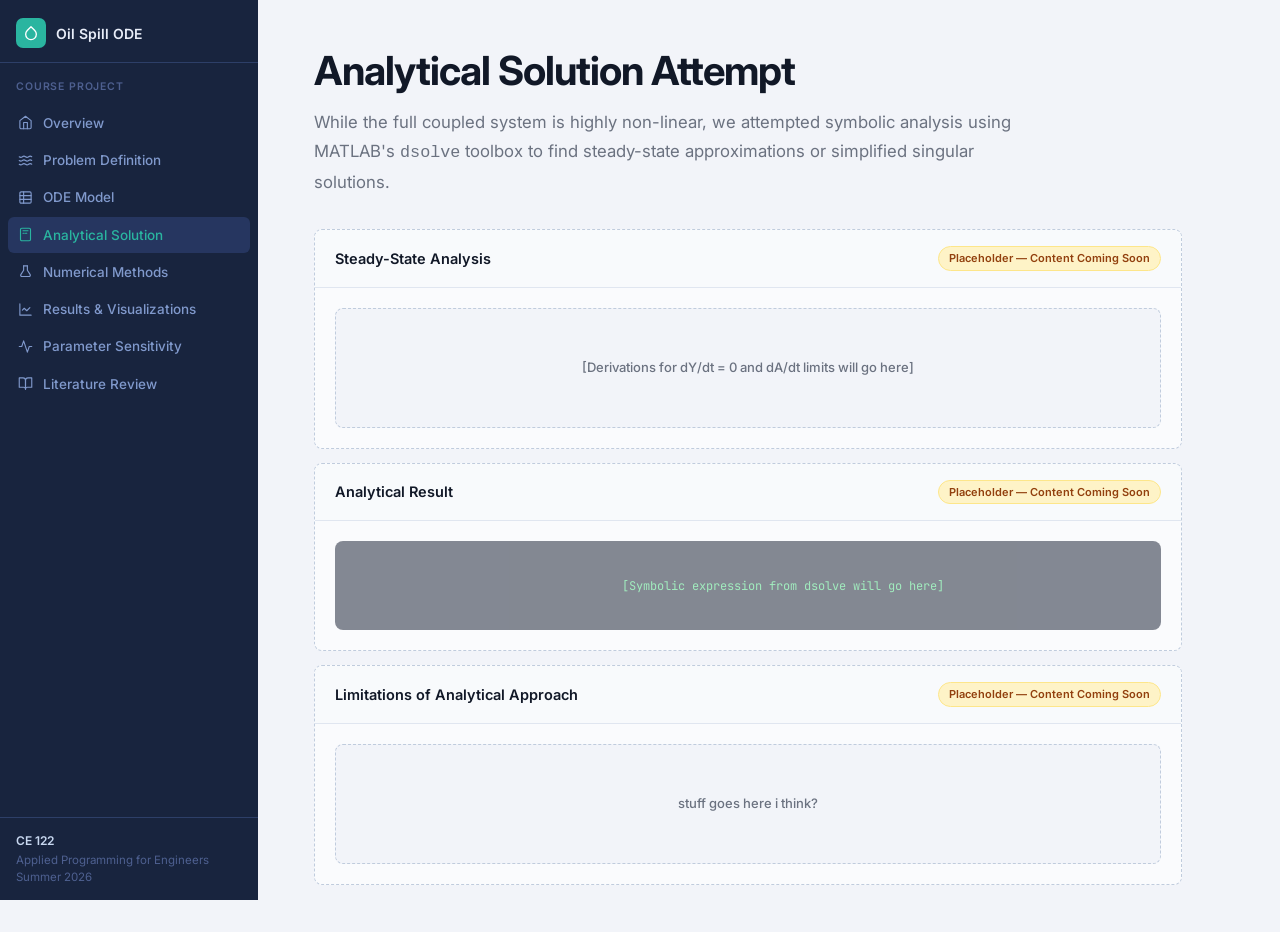
<file: analytical-solution.html>
<!DOCTYPE html>
<html lang="en">
<head>
  <meta charset="UTF-8" />
  <meta name="viewport" content="width=device-width, initial-scale=1.0" />
  <title>Oil Spill ODE — Analytical Solution</title>
  <link rel="stylesheet" href="style.css" />
</head>
<body>

<nav class="sidebar">
  <div class="sidebar-top">
    <div class="sidebar-icon">
      <svg viewBox="0 0 24 24"><path d="M12 2.69l5.66 5.66a8 8 0 1 1-11.31 0z"/></svg>
    </div>
    <span class="sidebar-name">Oil Spill ODE</span>
  </div>
  <div class="nav-section-label">Course Project</div>
  <div class="sidebar-nav">
    <a href="index.html">
      <svg viewBox="0 0 24 24"><path d="M3 9l9-7 9 7v11a2 2 0 0 1-2 2H5a2 2 0 0 1-2-2z"/><polyline points="9 22 9 12 15 12 15 22"/></svg>
      Overview
    </a>
    <a href="problem-definition.html">
      <svg viewBox="0 0 24 24"><path d="M2 6c.6.5 1.2 1 2.5 1C7 7 7 5 9.5 5c2.6 0 2.4 2 5 2 2.5 0 2.5-2 5-2 1.3 0 1.9.5 2.5 1"/><path d="M2 12c.6.5 1.2 1 2.5 1 2.5 0 2.5-2 5-2 2.6 0 2.4 2 5 2 2.5 0 2.5-2 5-2 1.3 0 1.9.5 2.5 1"/><path d="M2 18c.6.5 1.2 1 2.5 1 2.5 0 2.5-2 5-2 2.6 0 2.4 2 5 2 2.5 0 2.5-2 5-2 1.3 0 1.9.5 2.5 1"/></svg>
      Problem Definition
    </a>
    <a href="ode-model.html">
      <svg viewBox="0 0 24 24"><rect x="3" y="3" width="18" height="18" rx="2"/><path d="M3 9h18M3 15h18M9 3v18"/></svg>
      ODE Model
    </a>
    <a href="analytical-solution.html" class="active">
      <svg viewBox="0 0 24 24"><rect x="4" y="2" width="16" height="20" rx="2"/><line x1="8" y1="6" x2="16" y2="6"/><line x1="8" y1="10" x2="10" y2="10"/><line x1="12" y1="10" x2="14" y2="10"/></svg>
      Analytical Solution
    </a>
    <a href="numerical-methods.html">
      <svg viewBox="0 0 24 24"><path d="M9 3h6"/><path d="M9 3v7L4.5 17A2 2 0 0 0 6.34 20h11.32a2 2 0 0 0 1.84-3L15 10V3"/></svg>
      Numerical Methods
    </a>
    <a href="results.html">
      <svg viewBox="0 0 24 24"><path d="M3 3v18h18"/><path d="m19 9-5 5-4-4-3 3"/></svg>
      Results &amp; Visualizations
    </a>
    <a href="parameter-sensitivity.html">
      <svg viewBox="0 0 24 24"><polyline points="22 12 18 12 15 21 9 3 6 12 2 12"/></svg>
      Parameter Sensitivity
    </a>
    <a href="literature-review.html">
      <svg viewBox="0 0 24 24"><path d="M2 3h6a4 4 0 0 1 4 4v14a3 3 0 0 0-3-3H2z"/><path d="M22 3h-6a4 4 0 0 0-4 4v14a3 3 0 0 1 3-3h7z"/></svg>
      Literature Review
    </a>
  </div>
  <div class="sidebar-footer">
    <div class="sidebar-footer-label">CE 122</div>
    <div class="sidebar-footer-sub">Applied Programming for Engineers<br>Summer 2026</div>
  </div>
</nav>

<main class="main">
  <div class="page-header">
    <h1 class="page-title">Analytical Solution Attempt</h1>
    <p class="lead">
      While the full coupled system is highly non-linear, we attempted symbolic analysis
      using MATLAB's <code>dsolve</code> toolbox to find steady-state approximations or
      simplified singular solutions.
    </p>
  </div>

  <div class="stack">

    <div class="card dashed">
      <div class="card-header" style="display:flex;align-items:center;justify-content:space-between;">
        <div class="card-title">Steady-State Analysis</div>
        <span class="badge">Placeholder — Content Coming Soon</span>
      </div>
      <div class="card-body">
        <div class="placeholder-box medium">
          [Derivations for dY/dt = 0 and dA/dt limits will go here]
        </div>
      </div>
    </div>

    <div class="card dashed">
      <div class="card-header" style="display:flex;align-items:center;justify-content:space-between;">
        <div class="card-title">Analytical Result</div>
        <span class="badge">Placeholder — Content Coming Soon</span>
      </div>
      <div class="card-body">
        <div class="code-block green" style="opacity:0.5;min-height:80px;display:flex;align-items:center;justify-content:center;">
          [Symbolic expression from dsolve will go here]
        </div>
      </div>
    </div>

    <div class="card dashed">
      <div class="card-header" style="display:flex;align-items:center;justify-content:space-between;">
        <div class="card-title">Limitations of Analytical Approach</div>
        <span class="badge">Placeholder — Content Coming Soon</span>
      </div>
      <div class="card-body">
        <div class="placeholder-box medium">
          stuff goes here i think?
        </div>
      </div>
    </div>

  </div>
</main>

</body>
</html>
</file>
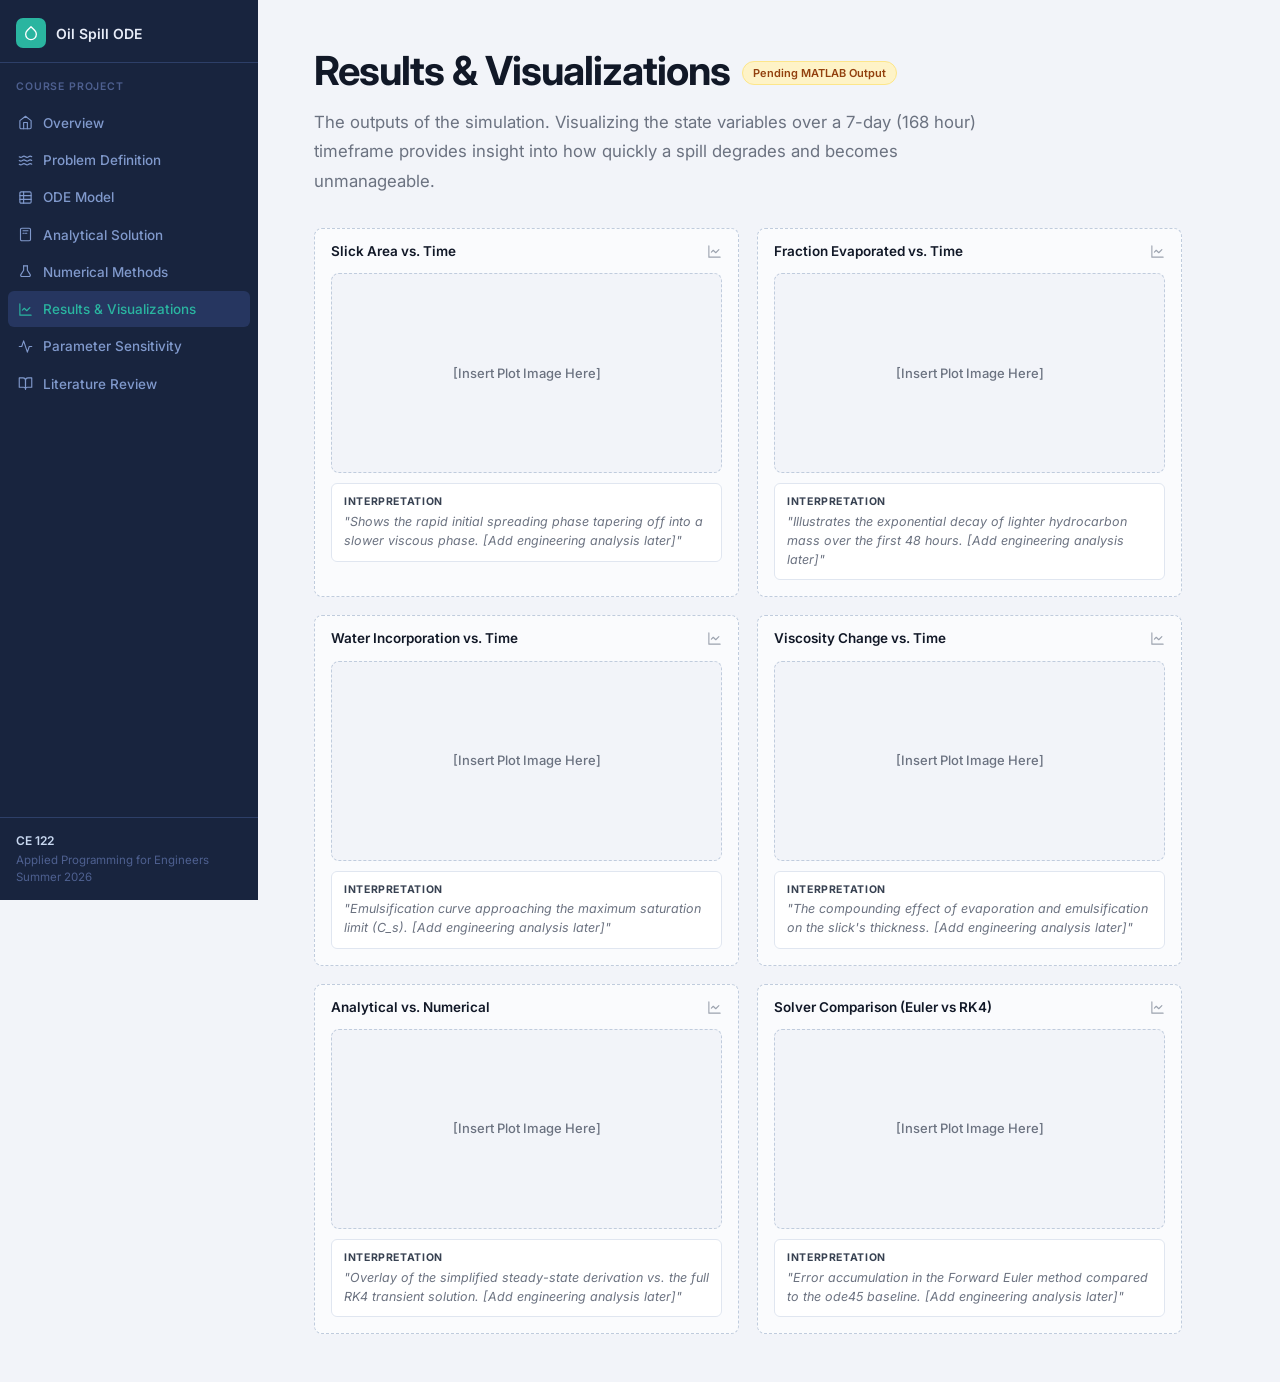
<file: esults.html>
<!DOCTYPE html>
<html lang="en">
<head>
  <meta charset="UTF-8" />
  <meta name="viewport" content="width=device-width, initial-scale=1.0" />
  <title>Oil Spill ODE — Results</title>
  <link rel="stylesheet" href="style.css" />
</head>
<body>

<nav class="sidebar">
  <div class="sidebar-top">
    <div class="sidebar-icon">
      <svg viewBox="0 0 24 24"><path d="M12 2.69l5.66 5.66a8 8 0 1 1-11.31 0z"/></svg>
    </div>
    <span class="sidebar-name">Oil Spill ODE</span>
  </div>
  <div class="nav-section-label">Course Project</div>
  <div class="sidebar-nav">
    <a href="index.html">
      <svg viewBox="0 0 24 24"><path d="M3 9l9-7 9 7v11a2 2 0 0 1-2 2H5a2 2 0 0 1-2-2z"/><polyline points="9 22 9 12 15 12 15 22"/></svg>
      Overview
    </a>
    <a href="problem-definition.html">
      <svg viewBox="0 0 24 24"><path d="M2 6c.6.5 1.2 1 2.5 1C7 7 7 5 9.5 5c2.6 0 2.4 2 5 2 2.5 0 2.5-2 5-2 1.3 0 1.9.5 2.5 1"/><path d="M2 12c.6.5 1.2 1 2.5 1 2.5 0 2.5-2 5-2 2.6 0 2.4 2 5 2 2.5 0 2.5-2 5-2 1.3 0 1.9.5 2.5 1"/><path d="M2 18c.6.5 1.2 1 2.5 1 2.5 0 2.5-2 5-2 2.6 0 2.4 2 5 2 2.5 0 2.5-2 5-2 1.3 0 1.9.5 2.5 1"/></svg>
      Problem Definition
    </a>
    <a href="ode-model.html">
      <svg viewBox="0 0 24 24"><rect x="3" y="3" width="18" height="18" rx="2"/><path d="M3 9h18M3 15h18M9 3v18"/></svg>
      ODE Model
    </a>
    <a href="analytical-solution.html">
      <svg viewBox="0 0 24 24"><rect x="4" y="2" width="16" height="20" rx="2"/><line x1="8" y1="6" x2="16" y2="6"/><line x1="8" y1="10" x2="10" y2="10"/><line x1="12" y1="10" x2="14" y2="10"/></svg>
      Analytical Solution
    </a>
    <a href="numerical-methods.html">
      <svg viewBox="0 0 24 24"><path d="M9 3h6"/><path d="M9 3v7L4.5 17A2 2 0 0 0 6.34 20h11.32a2 2 0 0 0 1.84-3L15 10V3"/></svg>
      Numerical Methods
    </a>
    <a href="results.html" class="active">
      <svg viewBox="0 0 24 24"><path d="M3 3v18h18"/><path d="m19 9-5 5-4-4-3 3"/></svg>
      Results &amp; Visualizations
    </a>
    <a href="parameter-sensitivity.html">
      <svg viewBox="0 0 24 24"><polyline points="22 12 18 12 15 21 9 3 6 12 2 12"/></svg>
      Parameter Sensitivity
    </a>
    <a href="literature-review.html">
      <svg viewBox="0 0 24 24"><path d="M2 3h6a4 4 0 0 1 4 4v14a3 3 0 0 0-3-3H2z"/><path d="M22 3h-6a4 4 0 0 0-4 4v14a3 3 0 0 1 3-3h7z"/></svg>
      Literature Review
    </a>
  </div>
  <div class="sidebar-footer">
    <div class="sidebar-footer-label">CE 122</div>
    <div class="sidebar-footer-sub">Applied Programming for Engineers<br>Summer 2026</div>
  </div>
</nav>

<main class="main">
  <div class="page-header">
    <div style="display:flex;align-items:center;gap:12px;flex-wrap:wrap;margin-bottom:14px;">
      <h1 class="page-title" style="margin-bottom:0;">Results &amp; Visualizations</h1>
      <span class="badge" style="margin-top:4px;">Pending MATLAB Output</span>
    </div>
    <p class="lead">
      The outputs of the simulation. Visualizing the state variables over a 7-day (168 hour)
      timeframe provides insight into how quickly a spill degrades and becomes unmanageable.
    </p>
  </div>

  <div class="grid-2">

    <div class="result-card">
      <div class="result-card-header">
        <div class="result-card-title">Slick Area vs. Time</div>
        <svg viewBox="0 0 24 24" style="width:15px;height:15px;stroke:#9ca3af;fill:none;stroke-width:1.8;stroke-linecap:round;stroke-linejoin:round;"><path d="M3 3v18h18"/><path d="m19 9-5 5-4-4-3 3"/></svg>
      </div>
      <div class="result-card-body">
        <div class="placeholder-box tall">[Insert Plot Image Here]</div>
        <div class="result-interp">
          <strong>Interpretation</strong>
          <em>"Shows the rapid initial spreading phase tapering off into a slower viscous phase. [Add engineering analysis later]"</em>
        </div>
      </div>
    </div>

    <div class="result-card">
      <div class="result-card-header">
        <div class="result-card-title">Fraction Evaporated vs. Time</div>
        <svg viewBox="0 0 24 24" style="width:15px;height:15px;stroke:#9ca3af;fill:none;stroke-width:1.8;stroke-linecap:round;stroke-linejoin:round;"><path d="M3 3v18h18"/><path d="m19 9-5 5-4-4-3 3"/></svg>
      </div>
      <div class="result-card-body">
        <div class="placeholder-box tall">[Insert Plot Image Here]</div>
        <div class="result-interp">
          <strong>Interpretation</strong>
          <em>"Illustrates the exponential decay of lighter hydrocarbon mass over the first 48 hours. [Add engineering analysis later]"</em>
        </div>
      </div>
    </div>

    <div class="result-card">
      <div class="result-card-header">
        <div class="result-card-title">Water Incorporation vs. Time</div>
        <svg viewBox="0 0 24 24" style="width:15px;height:15px;stroke:#9ca3af;fill:none;stroke-width:1.8;stroke-linecap:round;stroke-linejoin:round;"><path d="M3 3v18h18"/><path d="m19 9-5 5-4-4-3 3"/></svg>
      </div>
      <div class="result-card-body">
        <div class="placeholder-box tall">[Insert Plot Image Here]</div>
        <div class="result-interp">
          <strong>Interpretation</strong>
          <em>"Emulsification curve approaching the maximum saturation limit (C_s). [Add engineering analysis later]"</em>
        </div>
      </div>
    </div>

    <div class="result-card">
      <div class="result-card-header">
        <div class="result-card-title">Viscosity Change vs. Time</div>
        <svg viewBox="0 0 24 24" style="width:15px;height:15px;stroke:#9ca3af;fill:none;stroke-width:1.8;stroke-linecap:round;stroke-linejoin:round;"><path d="M3 3v18h18"/><path d="m19 9-5 5-4-4-3 3"/></svg>
      </div>
      <div class="result-card-body">
        <div class="placeholder-box tall">[Insert Plot Image Here]</div>
        <div class="result-interp">
          <strong>Interpretation</strong>
          <em>"The compounding effect of evaporation and emulsification on the slick's thickness. [Add engineering analysis later]"</em>
        </div>
      </div>
    </div>

    <div class="result-card">
      <div class="result-card-header">
        <div class="result-card-title">Analytical vs. Numerical</div>
        <svg viewBox="0 0 24 24" style="width:15px;height:15px;stroke:#9ca3af;fill:none;stroke-width:1.8;stroke-linecap:round;stroke-linejoin:round;"><path d="M3 3v18h18"/><path d="m19 9-5 5-4-4-3 3"/></svg>
      </div>
      <div class="result-card-body">
        <div class="placeholder-box tall">[Insert Plot Image Here]</div>
        <div class="result-interp">
          <strong>Interpretation</strong>
          <em>"Overlay of the simplified steady-state derivation vs. the full RK4 transient solution. [Add engineering analysis later]"</em>
        </div>
      </div>
    </div>

    <div class="result-card">
      <div class="result-card-header">
        <div class="result-card-title">Solver Comparison (Euler vs RK4)</div>
        <svg viewBox="0 0 24 24" style="width:15px;height:15px;stroke:#9ca3af;fill:none;stroke-width:1.8;stroke-linecap:round;stroke-linejoin:round;"><path d="M3 3v18h18"/><path d="m19 9-5 5-4-4-3 3"/></svg>
      </div>
      <div class="result-card-body">
        <div class="placeholder-box tall">[Insert Plot Image Here]</div>
        <div class="result-interp">
          <strong>Interpretation</strong>
          <em>"Error accumulation in the Forward Euler method compared to the ode45 baseline. [Add engineering analysis later]"</em>
        </div>
      </div>
    </div>

  </div>
</main>

</body>
</html>
</file>
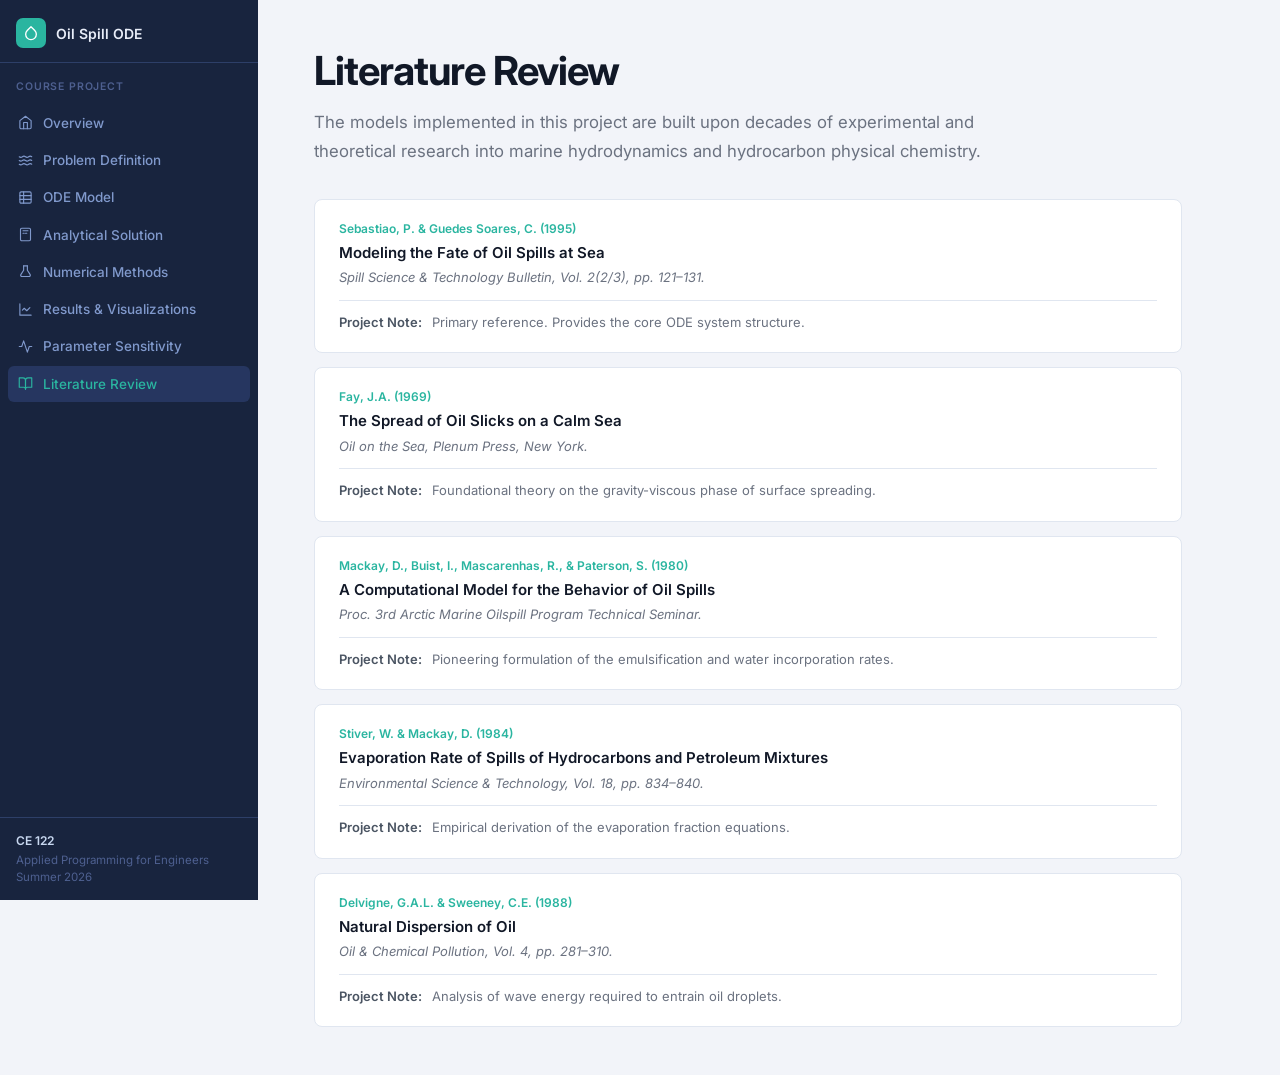
<file: iterature-review.html>
<!DOCTYPE html>
<html lang="en">
<head>
  <meta charset="UTF-8" />
  <meta name="viewport" content="width=device-width, initial-scale=1.0" />
  <title>Oil Spill ODE — Literature Review</title>
  <link rel="stylesheet" href="style.css" />
</head>
<body>

<nav class="sidebar">
  <div class="sidebar-top">
    <div class="sidebar-icon">
      <svg viewBox="0 0 24 24"><path d="M12 2.69l5.66 5.66a8 8 0 1 1-11.31 0z"/></svg>
    </div>
    <span class="sidebar-name">Oil Spill ODE</span>
  </div>
  <div class="nav-section-label">Course Project</div>
  <div class="sidebar-nav">
    <a href="index.html">
      <svg viewBox="0 0 24 24"><path d="M3 9l9-7 9 7v11a2 2 0 0 1-2 2H5a2 2 0 0 1-2-2z"/><polyline points="9 22 9 12 15 12 15 22"/></svg>
      Overview
    </a>
    <a href="problem-definition.html">
      <svg viewBox="0 0 24 24"><path d="M2 6c.6.5 1.2 1 2.5 1C7 7 7 5 9.5 5c2.6 0 2.4 2 5 2 2.5 0 2.5-2 5-2 1.3 0 1.9.5 2.5 1"/><path d="M2 12c.6.5 1.2 1 2.5 1 2.5 0 2.5-2 5-2 2.6 0 2.4 2 5 2 2.5 0 2.5-2 5-2 1.3 0 1.9.5 2.5 1"/><path d="M2 18c.6.5 1.2 1 2.5 1 2.5 0 2.5-2 5-2 2.6 0 2.4 2 5 2 2.5 0 2.5-2 5-2 1.3 0 1.9.5 2.5 1"/></svg>
      Problem Definition
    </a>
    <a href="ode-model.html">
      <svg viewBox="0 0 24 24"><rect x="3" y="3" width="18" height="18" rx="2"/><path d="M3 9h18M3 15h18M9 3v18"/></svg>
      ODE Model
    </a>
    <a href="analytical-solution.html">
      <svg viewBox="0 0 24 24"><rect x="4" y="2" width="16" height="20" rx="2"/><line x1="8" y1="6" x2="16" y2="6"/><line x1="8" y1="10" x2="10" y2="10"/><line x1="12" y1="10" x2="14" y2="10"/></svg>
      Analytical Solution
    </a>
    <a href="numerical-methods.html">
      <svg viewBox="0 0 24 24"><path d="M9 3h6"/><path d="M9 3v7L4.5 17A2 2 0 0 0 6.34 20h11.32a2 2 0 0 0 1.84-3L15 10V3"/></svg>
      Numerical Methods
    </a>
    <a href="results.html">
      <svg viewBox="0 0 24 24"><path d="M3 3v18h18"/><path d="m19 9-5 5-4-4-3 3"/></svg>
      Results &amp; Visualizations
    </a>
    <a href="parameter-sensitivity.html">
      <svg viewBox="0 0 24 24"><polyline points="22 12 18 12 15 21 9 3 6 12 2 12"/></svg>
      Parameter Sensitivity
    </a>
    <a href="literature-review.html" class="active">
      <svg viewBox="0 0 24 24"><path d="M2 3h6a4 4 0 0 1 4 4v14a3 3 0 0 0-3-3H2z"/><path d="M22 3h-6a4 4 0 0 0-4 4v14a3 3 0 0 1 3-3h7z"/></svg>
      Literature Review
    </a>
  </div>
  <div class="sidebar-footer">
    <div class="sidebar-footer-label">CE 122</div>
    <div class="sidebar-footer-sub">Applied Programming for Engineers<br>Summer 2026</div>
  </div>
</nav>

<main class="main">
  <div class="page-header">
    <h1 class="page-title">Literature Review</h1>
    <p class="lead">
      The models implemented in this project are built upon decades of experimental and theoretical
      research into marine hydrodynamics and hydrocarbon physical chemistry.
    </p>
  </div>

  <div class="stack">

    <div class="ref-card">
      <div class="ref-authors">Sebastiao, P. &amp; Guedes Soares, C. (1995)</div>
      <div class="ref-title">Modeling the Fate of Oil Spills at Sea</div>
      <div class="ref-journal">Spill Science &amp; Technology Bulletin, Vol. 2(2/3), pp. 121–131.</div>
      <div class="ref-note"><strong>Project Note:</strong> Primary reference. Provides the core ODE system structure.</div>
    </div>

    <div class="ref-card">
      <div class="ref-authors">Fay, J.A. (1969)</div>
      <div class="ref-title">The Spread of Oil Slicks on a Calm Sea</div>
      <div class="ref-journal">Oil on the Sea, Plenum Press, New York.</div>
      <div class="ref-note"><strong>Project Note:</strong> Foundational theory on the gravity-viscous phase of surface spreading.</div>
    </div>

    <div class="ref-card">
      <div class="ref-authors">Mackay, D., Buist, I., Mascarenhas, R., &amp; Paterson, S. (1980)</div>
      <div class="ref-title">A Computational Model for the Behavior of Oil Spills</div>
      <div class="ref-journal">Proc. 3rd Arctic Marine Oilspill Program Technical Seminar.</div>
      <div class="ref-note"><strong>Project Note:</strong> Pioneering formulation of the emulsification and water incorporation rates.</div>
    </div>

    <div class="ref-card">
      <div class="ref-authors">Stiver, W. &amp; Mackay, D. (1984)</div>
      <div class="ref-title">Evaporation Rate of Spills of Hydrocarbons and Petroleum Mixtures</div>
      <div class="ref-journal">Environmental Science &amp; Technology, Vol. 18, pp. 834–840.</div>
      <div class="ref-note"><strong>Project Note:</strong> Empirical derivation of the evaporation fraction equations.</div>
    </div>

    <div class="ref-card">
      <div class="ref-authors">Delvigne, G.A.L. &amp; Sweeney, C.E. (1988)</div>
      <div class="ref-title">Natural Dispersion of Oil</div>
      <div class="ref-journal">Oil &amp; Chemical Pollution, Vol. 4, pp. 281–310.</div>
      <div class="ref-note"><strong>Project Note:</strong> Analysis of wave energy required to entrain oil droplets.</div>
    </div>

  </div>
</main>

</body>
</html>
</file>
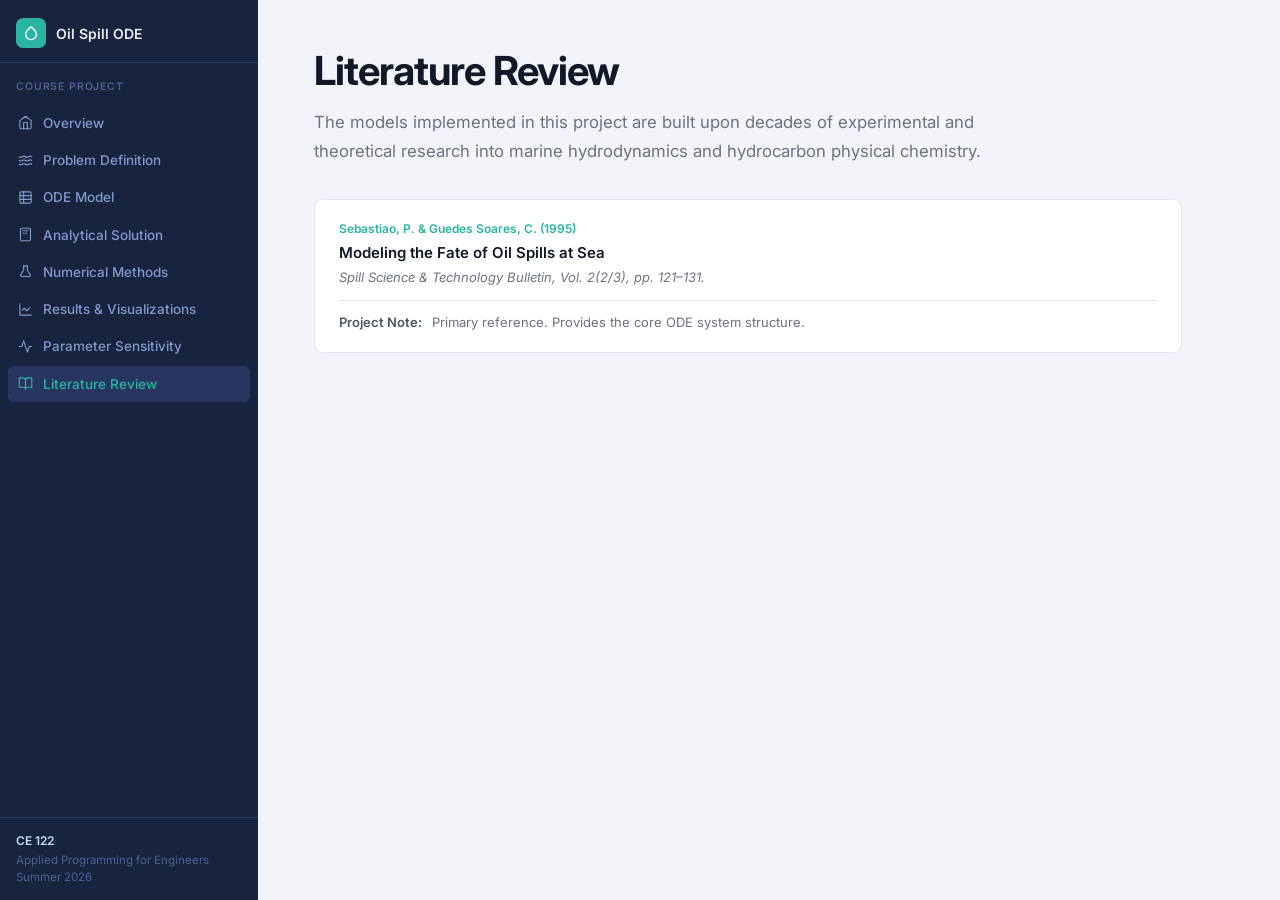
<file: literature-review.html>
<!DOCTYPE html>
<html lang="en">
<head>
  <meta charset="UTF-8" />
  <meta name="viewport" content="width=device-width, initial-scale=1.0" />
  <title>Literature Review</title>
  <link rel="stylesheet" href="style.css" />
</head>
<body>

<nav class="sidebar">
  <div class="sidebar-top">
    <div class="sidebar-icon">
      <svg viewBox="0 0 24 24"><path d="M12 2.69l5.66 5.66a8 8 0 1 1-11.31 0z"/></svg>
    </div>
    <span class="sidebar-name">Oil Spill ODE</span>
  </div>
  <div class="nav-section-label">Course Project</div>
  <div class="sidebar-nav">
    <a href="index.html">
      <svg viewBox="0 0 24 24"><path d="M3 9l9-7 9 7v11a2 2 0 0 1-2 2H5a2 2 0 0 1-2-2z"/><polyline points="9 22 9 12 15 12 15 22"/></svg>
      Overview
    </a>
    <a href="problem-definition.html">
      <svg viewBox="0 0 24 24"><path d="M2 6c.6.5 1.2 1 2.5 1C7 7 7 5 9.5 5c2.6 0 2.4 2 5 2 2.5 0 2.5-2 5-2 1.3 0 1.9.5 2.5 1"/><path d="M2 12c.6.5 1.2 1 2.5 1 2.5 0 2.5-2 5-2 2.6 0 2.4 2 5 2 2.5 0 2.5-2 5-2 1.3 0 1.9.5 2.5 1"/><path d="M2 18c.6.5 1.2 1 2.5 1 2.5 0 2.5-2 5-2 2.6 0 2.4 2 5 2 2.5 0 2.5-2 5-2 1.3 0 1.9.5 2.5 1"/></svg>
      Problem Definition
    </a>
    <a href="ode-model.html">
      <svg viewBox="0 0 24 24"><rect x="3" y="3" width="18" height="18" rx="2"/><path d="M3 9h18M3 15h18M9 3v18"/></svg>
      ODE Model
    </a>
    <a href="analytical-solution.html">
      <svg viewBox="0 0 24 24"><rect x="4" y="2" width="16" height="20" rx="2"/><line x1="8" y1="6" x2="16" y2="6"/><line x1="8" y1="10" x2="10" y2="10"/><line x1="12" y1="10" x2="14" y2="10"/></svg>
      Analytical Solution
    </a>
    <a href="numerical-methods.html">
      <svg viewBox="0 0 24 24"><path d="M9 3h6"/><path d="M9 3v7L4.5 17A2 2 0 0 0 6.34 20h11.32a2 2 0 0 0 1.84-3L15 10V3"/></svg>
      Numerical Methods
    </a>
    <a href="results.html">
      <svg viewBox="0 0 24 24"><path d="M3 3v18h18"/><path d="m19 9-5 5-4-4-3 3"/></svg>
      Results &amp; Visualizations
    </a>
    <a href="parameter-sensitivity.html">
      <svg viewBox="0 0 24 24"><polyline points="22 12 18 12 15 21 9 3 6 12 2 12"/></svg>
      Parameter Sensitivity
    </a>
    <a href="literature-review.html" class="active">
      <svg viewBox="0 0 24 24"><path d="M2 3h6a4 4 0 0 1 4 4v14a3 3 0 0 0-3-3H2z"/><path d="M22 3h-6a4 4 0 0 0-4 4v14a3 3 0 0 1 3-3h7z"/></svg>
      Literature Review
    </a>
  </div>
  <div class="sidebar-footer">
    <div class="sidebar-footer-label">CE 122</div>
    <div class="sidebar-footer-sub">Applied Programming for Engineers<br>Summer 2026</div>
  </div>
</nav>

<main class="main">
  <div class="page-header">
    <h1 class="page-title">Literature Review</h1>
    <p class="lead">
      The models implemented in this project are built upon decades of experimental and theoretical
      research into marine hydrodynamics and hydrocarbon physical chemistry.
    </p>
  </div>

  <div class="stack">

    <div class="ref-card">
      <div class="ref-authors">Sebastiao, P. &amp; Guedes Soares, C. (1995)</div>
      <div class="ref-title">Modeling the Fate of Oil Spills at Sea</div>
      <div class="ref-journal">Spill Science &amp; Technology Bulletin, Vol. 2(2/3), pp. 121–131.</div>
      <div class="ref-note"><strong>Project Note:</strong> Primary reference. Provides the core ODE system structure.</div>
    </div>

   


</main>

</body>
</html>
</file>
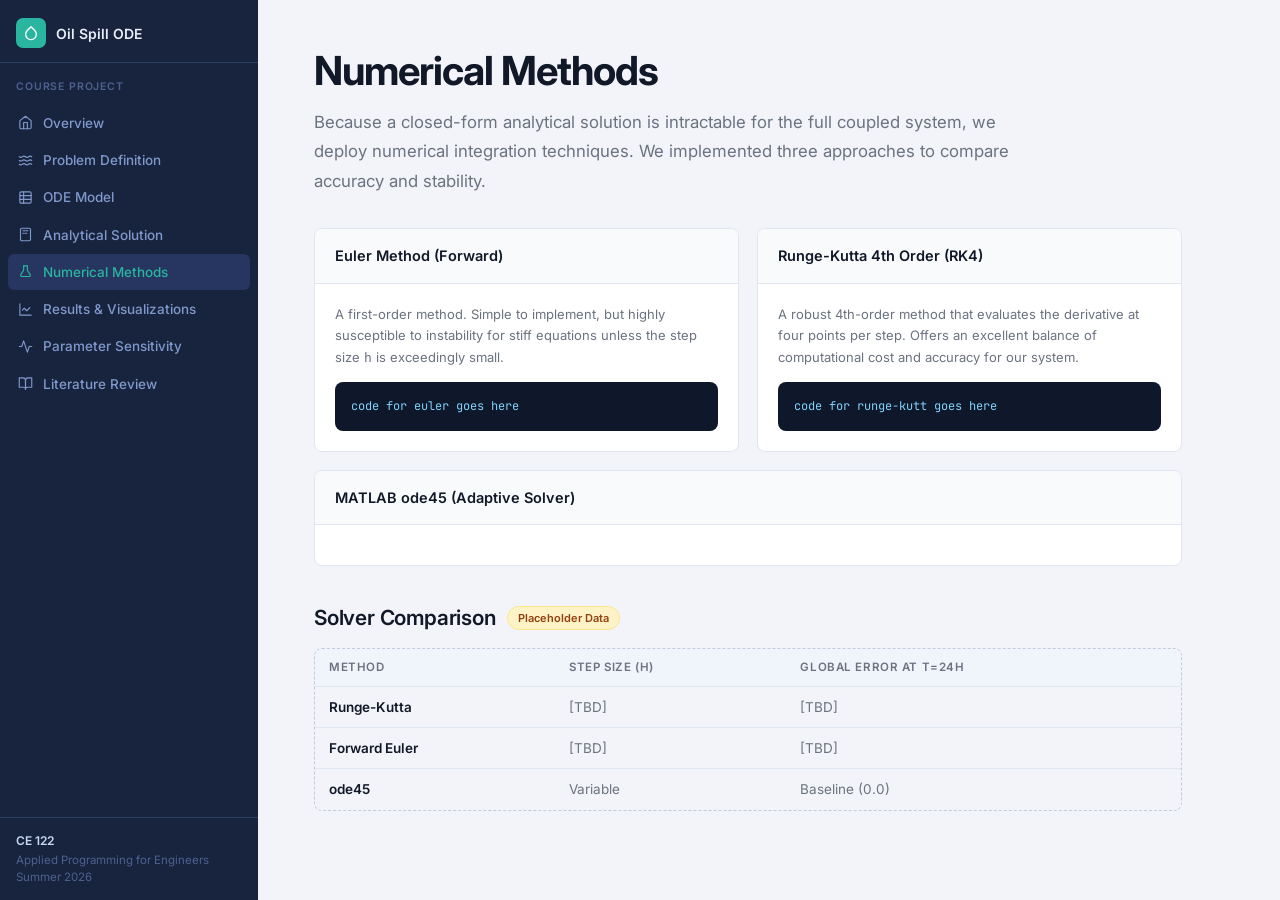
<file: numerical-methods.html>
<!DOCTYPE html>
<html lang="en">
<head>
  <meta charset="UTF-8" />
  <meta name="viewport" content="width=device-width, initial-scale=1.0" />
  <title>Oil Spill ODE — Numerical Methods</title>
  <link rel="stylesheet" href="style.css" />
</head>
<body>

<nav class="sidebar">
  <div class="sidebar-top">
    <div class="sidebar-icon">
      <svg viewBox="0 0 24 24"><path d="M12 2.69l5.66 5.66a8 8 0 1 1-11.31 0z"/></svg>
    </div>
    <span class="sidebar-name">Oil Spill ODE</span>
  </div>
  <div class="nav-section-label">Course Project</div>
  <div class="sidebar-nav">
    <a href="index.html">
      <svg viewBox="0 0 24 24"><path d="M3 9l9-7 9 7v11a2 2 0 0 1-2 2H5a2 2 0 0 1-2-2z"/><polyline points="9 22 9 12 15 12 15 22"/></svg>
      Overview
    </a>
    <a href="problem-definition.html">
      <svg viewBox="0 0 24 24"><path d="M2 6c.6.5 1.2 1 2.5 1C7 7 7 5 9.5 5c2.6 0 2.4 2 5 2 2.5 0 2.5-2 5-2 1.3 0 1.9.5 2.5 1"/><path d="M2 12c.6.5 1.2 1 2.5 1 2.5 0 2.5-2 5-2 2.6 0 2.4 2 5 2 2.5 0 2.5-2 5-2 1.3 0 1.9.5 2.5 1"/><path d="M2 18c.6.5 1.2 1 2.5 1 2.5 0 2.5-2 5-2 2.6 0 2.4 2 5 2 2.5 0 2.5-2 5-2 1.3 0 1.9.5 2.5 1"/></svg>
      Problem Definition
    </a>
    <a href="ode-model.html">
      <svg viewBox="0 0 24 24"><rect x="3" y="3" width="18" height="18" rx="2"/><path d="M3 9h18M3 15h18M9 3v18"/></svg>
      ODE Model
    </a>
    <a href="analytical-solution.html">
      <svg viewBox="0 0 24 24"><rect x="4" y="2" width="16" height="20" rx="2"/><line x1="8" y1="6" x2="16" y2="6"/><line x1="8" y1="10" x2="10" y2="10"/><line x1="12" y1="10" x2="14" y2="10"/></svg>
      Analytical Solution
    </a>
    <a href="numerical-methods.html" class="active">
      <svg viewBox="0 0 24 24"><path d="M9 3h6"/><path d="M9 3v7L4.5 17A2 2 0 0 0 6.34 20h11.32a2 2 0 0 0 1.84-3L15 10V3"/></svg>
      Numerical Methods
    </a>
    <a href="results.html">
      <svg viewBox="0 0 24 24"><path d="M3 3v18h18"/><path d="m19 9-5 5-4-4-3 3"/></svg>
      Results &amp; Visualizations
    </a>
    <a href="parameter-sensitivity.html">
      <svg viewBox="0 0 24 24"><polyline points="22 12 18 12 15 21 9 3 6 12 2 12"/></svg>
      Parameter Sensitivity
    </a>
    <a href="literature-review.html">
      <svg viewBox="0 0 24 24"><path d="M2 3h6a4 4 0 0 1 4 4v14a3 3 0 0 0-3-3H2z"/><path d="M22 3h-6a4 4 0 0 0-4 4v14a3 3 0 0 1 3-3h7z"/></svg>
      Literature Review
    </a>
  </div>
  <div class="sidebar-footer">
    <div class="sidebar-footer-label">CE 122</div>
    <div class="sidebar-footer-sub">Applied Programming for Engineers<br>Summer 2026</div>
  </div>
</nav>

<main class="main">
  <div class="page-header">
    <h1 class="page-title">Numerical Methods</h1>
    <p class="lead">
      Because a closed-form analytical solution is intractable for the full coupled system,
      we deploy numerical integration techniques. We implemented three approaches to compare accuracy and stability.
    </p>
  </div>

  <div class="grid-2" style="margin-bottom:18px;">
    <div class="card">
      <div class="card-header"><div class="card-title">Euler Method (Forward)</div></div>
      <div class="card-body">
        <p style="font-size:13px;color:#6b7280;line-height:1.65;margin-bottom:14px;">
          A first-order method. Simple to implement, but highly susceptible to instability
          for stiff equations unless the step size <code>h</code> is exceedingly small.
        </p>
        <div class="code-block">code for euler goes here</div>
      </div>
    </div>

    <div class="card">
      <div class="card-header"><div class="card-title">Runge-Kutta 4th Order (RK4)</div></div>
      <div class="card-body">
        <p style="font-size:13px;color:#6b7280;line-height:1.65;margin-bottom:14px;">
          A robust 4th-order method that evaluates the derivative at four points per step.
          Offers an excellent balance of computational cost and accuracy for our system.
        </p>
        <div class="code-block">code for runge-kutt goes here</div>
      </div>
    </div>
  </div>

  <div class="card" style="margin-bottom:36px;">
    <div class="card-header"><div class="card-title">MATLAB ode45 (Adaptive Solver)</div></div>
    <div class="card-body">
      <p style="font-size:13.5px;color:#6b7280;line-height:1.75;">
       
      </p>
    </div>
  </div>

  <div style="display:flex;align-items:center;gap:12px;margin-bottom:14px;">
    <h2 class="section-title" style="margin:0;">Solver Comparison</h2>
    <span class="badge">Placeholder Data</span>
  </div>

  <div class="table-wrap">
    <table>
      <thead>
        <tr>
          <th>Method</th>
          <th>Step Size (h)</th>
          <th>Global Error at t=24h</th>
        </tr>
      </thead>
      <tbody>
        <tr><td class="strong">Runge-Kutta</td><td>[TBD]</td><td>[TBD]</td></tr>
        <tr><td class="strong">Forward Euler</td><td>[TBD]</td><td>[TBD]</td></tr>
        <tr><td class="strong">ode45</td><td>Variable</td><td>Baseline (0.0)</td></tr>
      </tbody>
    </table>
  </div>
</main>

</body>
</html>
</html>
</file>
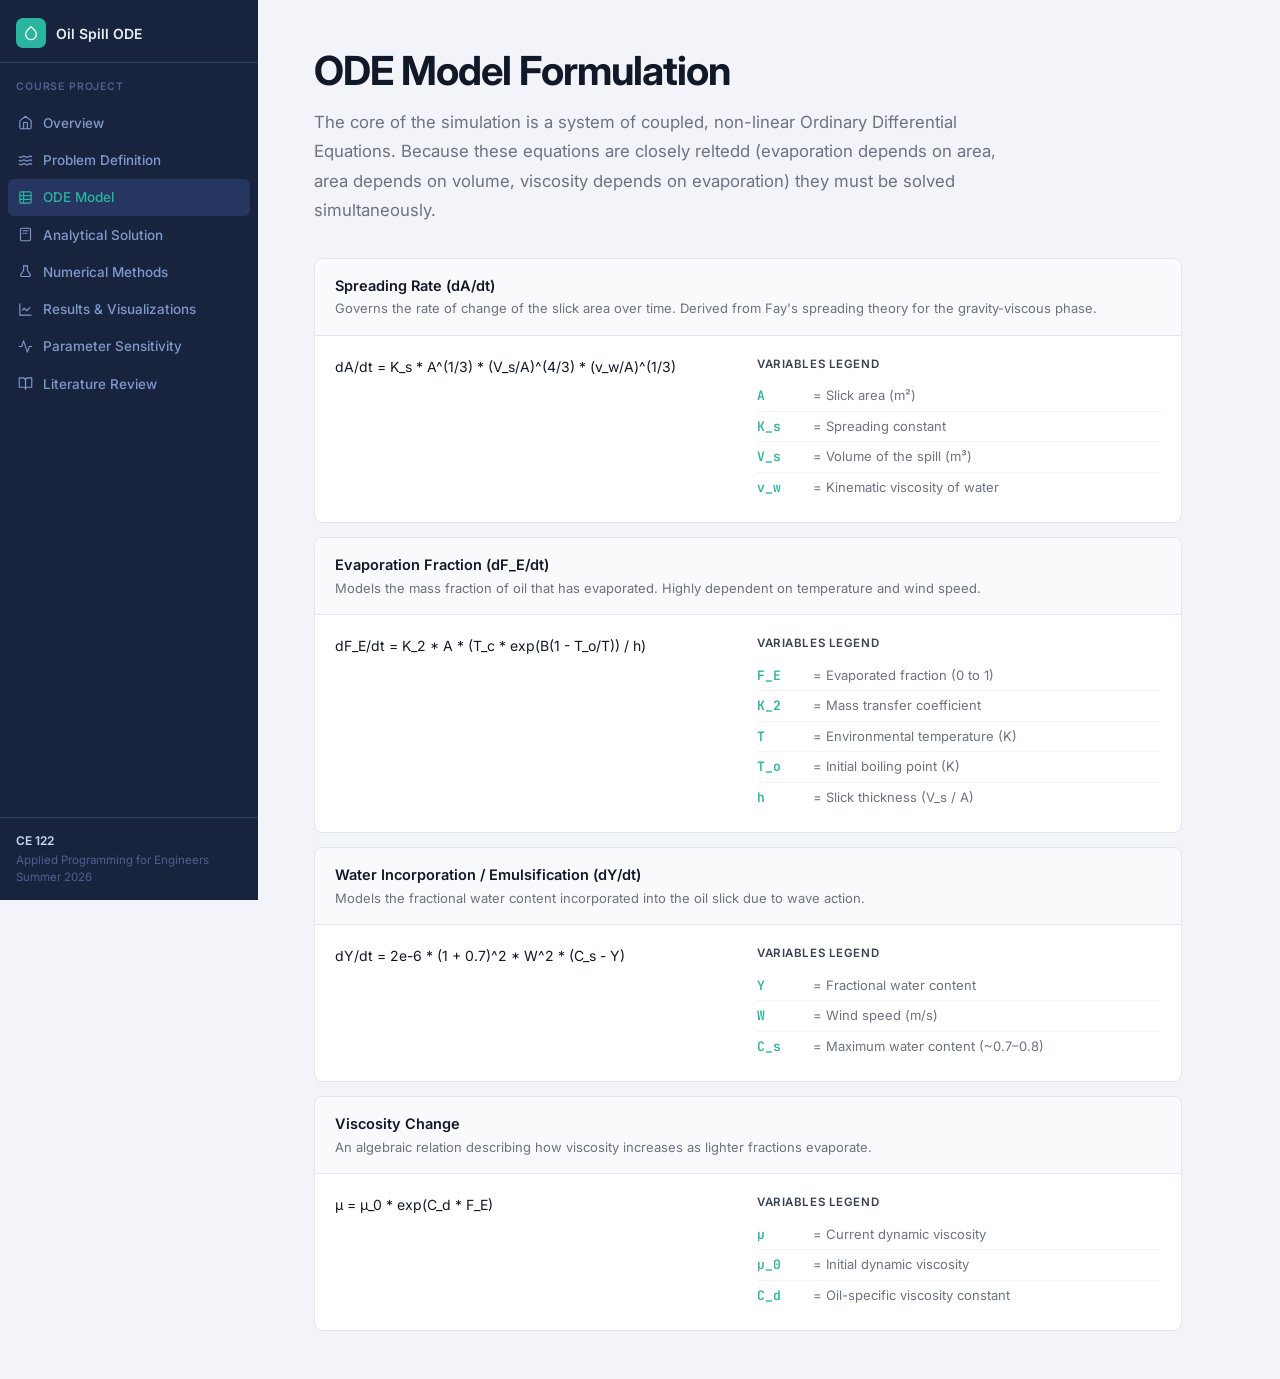
<file: ode-model.html>
<!DOCTYPE html>
<html lang="en">
<head>
  <meta charset="UTF-8" />
  <meta name="viewport" content="width=device-width, initial-scale=1.0" />
  <title>Oil Spill ODE — ODE Model</title>
  <link rel="stylesheet" href="style.css" />
</head>
<body>

<nav class="sidebar">
  <div class="sidebar-top">
    <div class="sidebar-icon">
      <svg viewBox="0 0 24 24"><path d="M12 2.69l5.66 5.66a8 8 0 1 1-11.31 0z"/></svg>
    </div>
    <span class="sidebar-name">Oil Spill ODE</span>
  </div>
  <div class="nav-section-label">Course Project</div>
  <div class="sidebar-nav">
    <a href="index.html">
      <svg viewBox="0 0 24 24"><path d="M3 9l9-7 9 7v11a2 2 0 0 1-2 2H5a2 2 0 0 1-2-2z"/><polyline points="9 22 9 12 15 12 15 22"/></svg>
      Overview
    </a>
    <a href="problem-definition.html">
      <svg viewBox="0 0 24 24"><path d="M2 6c.6.5 1.2 1 2.5 1C7 7 7 5 9.5 5c2.6 0 2.4 2 5 2 2.5 0 2.5-2 5-2 1.3 0 1.9.5 2.5 1"/><path d="M2 12c.6.5 1.2 1 2.5 1 2.5 0 2.5-2 5-2 2.6 0 2.4 2 5 2 2.5 0 2.5-2 5-2 1.3 0 1.9.5 2.5 1"/><path d="M2 18c.6.5 1.2 1 2.5 1 2.5 0 2.5-2 5-2 2.6 0 2.4 2 5 2 2.5 0 2.5-2 5-2 1.3 0 1.9.5 2.5 1"/></svg>
      Problem Definition
    </a>
    <a href="ode-model.html" class="active">
      <svg viewBox="0 0 24 24"><rect x="3" y="3" width="18" height="18" rx="2"/><path d="M3 9h18M3 15h18M9 3v18"/></svg>
      ODE Model
    </a>
    <a href="analytical-solution.html">
      <svg viewBox="0 0 24 24"><rect x="4" y="2" width="16" height="20" rx="2"/><line x1="8" y1="6" x2="16" y2="6"/><line x1="8" y1="10" x2="10" y2="10"/><line x1="12" y1="10" x2="14" y2="10"/></svg>
      Analytical Solution
    </a>
    <a href="numerical-methods.html">
      <svg viewBox="0 0 24 24"><path d="M9 3h6"/><path d="M9 3v7L4.5 17A2 2 0 0 0 6.34 20h11.32a2 2 0 0 0 1.84-3L15 10V3"/></svg>
      Numerical Methods
    </a>
    <a href="results.html">
      <svg viewBox="0 0 24 24"><path d="M3 3v18h18"/><path d="m19 9-5 5-4-4-3 3"/></svg>
      Results &amp; Visualizations
    </a>
    <a href="parameter-sensitivity.html">
      <svg viewBox="0 0 24 24"><polyline points="22 12 18 12 15 21 9 3 6 12 2 12"/></svg>
      Parameter Sensitivity
    </a>
    <a href="literature-review.html">
      <svg viewBox="0 0 24 24"><path d="M2 3h6a4 4 0 0 1 4 4v14a3 3 0 0 0-3-3H2z"/><path d="M22 3h-6a4 4 0 0 0-4 4v14a3 3 0 0 1 3-3h7z"/></svg>
      Literature Review
    </a>
  </div>
  <div class="sidebar-footer">
    <div class="sidebar-footer-label">CE 122</div>
    <div class="sidebar-footer-sub">Applied Programming for Engineers<br>Summer 2026</div>
  </div>
</nav>

<main class="main">
  <div class="page-header">
    <h1 class="page-title">ODE Model Formulation</h1>
    <p class="lead">
      The core of the simulation is a system of coupled, non-linear Ordinary Differential Equations.
      Because these equations are closely reltedd (evaporation depends on area, area depends on volume,
      viscosity depends on evaporation) they must be solved simultaneously.
    </p>
  </div>

  

  <div class="stack">

    <div class="card">
      <div class="card-header">
        <div class="card-title">Spreading Rate (dA/dt)</div>
        <div class="card-desc">Governs the rate of change of the slick area over time. Derived from Fay's spreading theory for the gravity-viscous phase.</div>
      </div>
      <div class="card-body grid-2">
        <div><div>dA/dt = K_s * A^(1/3) * (V_s/A)^(4/3) * (v_w/A)^(1/3)</div></div>
        <div>
          <p style="font-size:11.5px;font-weight:600;text-transform:uppercase;letter-spacing:0.05em;color:#374151;margin-bottom:8px;">Variables Legend</p>
          <ul class="legend">
            <li><span class="var">A</span>= Slick area (m²)</li>
            <li><span class="var">K_s</span>= Spreading constant</li>
            <li><span class="var">V_s</span>= Volume of the spill (m³)</li>
            <li><span class="var">v_w</span>= Kinematic viscosity of water</li>
          </ul>
        </div>
      </div>
    </div>

    <div class="card">
      <div class="card-header">
        <div class="card-title">Evaporation Fraction (dF_E/dt)</div>
        <div class="card-desc">Models the mass fraction of oil that has evaporated. Highly dependent on temperature and wind speed.</div>
      </div>
      <div class="card-body grid-2">
        <div><div>dF_E/dt = K_2 * A * (T_c * exp(B(1 - T_o/T)) / h)</div></div>
        <div>
          <p style="font-size:11.5px;font-weight:600;text-transform:uppercase;letter-spacing:0.05em;color:#374151;margin-bottom:8px;">Variables Legend</p>
          <ul class="legend">
            <li><span class="var">F_E</span>= Evaporated fraction (0 to 1)</li>
            <li><span class="var">K_2</span>= Mass transfer coefficient</li>
            <li><span class="var">T</span>= Environmental temperature (K)</li>
            <li><span class="var">T_o</span>= Initial boiling point (K)</li>
            <li><span class="var">h</span>= Slick thickness (V_s / A)</li>
          </ul>
        </div>
      </div>
    </div>

    <div class="card">
      <div class="card-header">
        <div class="card-title">Water Incorporation / Emulsification (dY/dt)</div>
        <div class="card-desc">Models the fractional water content incorporated into the oil slick due to wave action.</div>
      </div>
      <div class="card-body grid-2">
        <div><div>dY/dt = 2e-6 * (1 + 0.7)^2 * W^2 * (C_s - Y)</div></div>
        <div>
          <p style="font-size:11.5px;font-weight:600;text-transform:uppercase;letter-spacing:0.05em;color:#374151;margin-bottom:8px;">Variables Legend</p>
          <ul class="legend">
            <li><span class="var">Y</span>= Fractional water content</li>
            <li><span class="var">W</span>= Wind speed (m/s)</li>
            <li><span class="var">C_s</span>= Maximum water content (~0.7–0.8)</li>
          </ul>
        </div>
      </div>
    </div>

    <div class="card">
      <div class="card-header">
        <div class="card-title">Viscosity Change</div>
        <div class="card-desc">An algebraic relation describing how viscosity increases as lighter fractions evaporate.</div>
      </div>
      <div class="card-body grid-2">
        <div><div>μ = μ_0 * exp(C_d * F_E)</div></div>
        <div>
          <p style="font-size:11.5px;font-weight:600;text-transform:uppercase;letter-spacing:0.05em;color:#374151;margin-bottom:8px;">Variables Legend</p>
          <ul class="legend">
            <li><span class="var">μ</span>= Current dynamic viscosity</li>
            <li><span class="var">μ_0</span>= Initial dynamic viscosity</li>
            <li><span class="var">C_d</span>= Oil-specific viscosity constant</li>
          </ul>
        </div>
      </div>
    </div>

  </div>
</main>

</body>
</html>
</file>
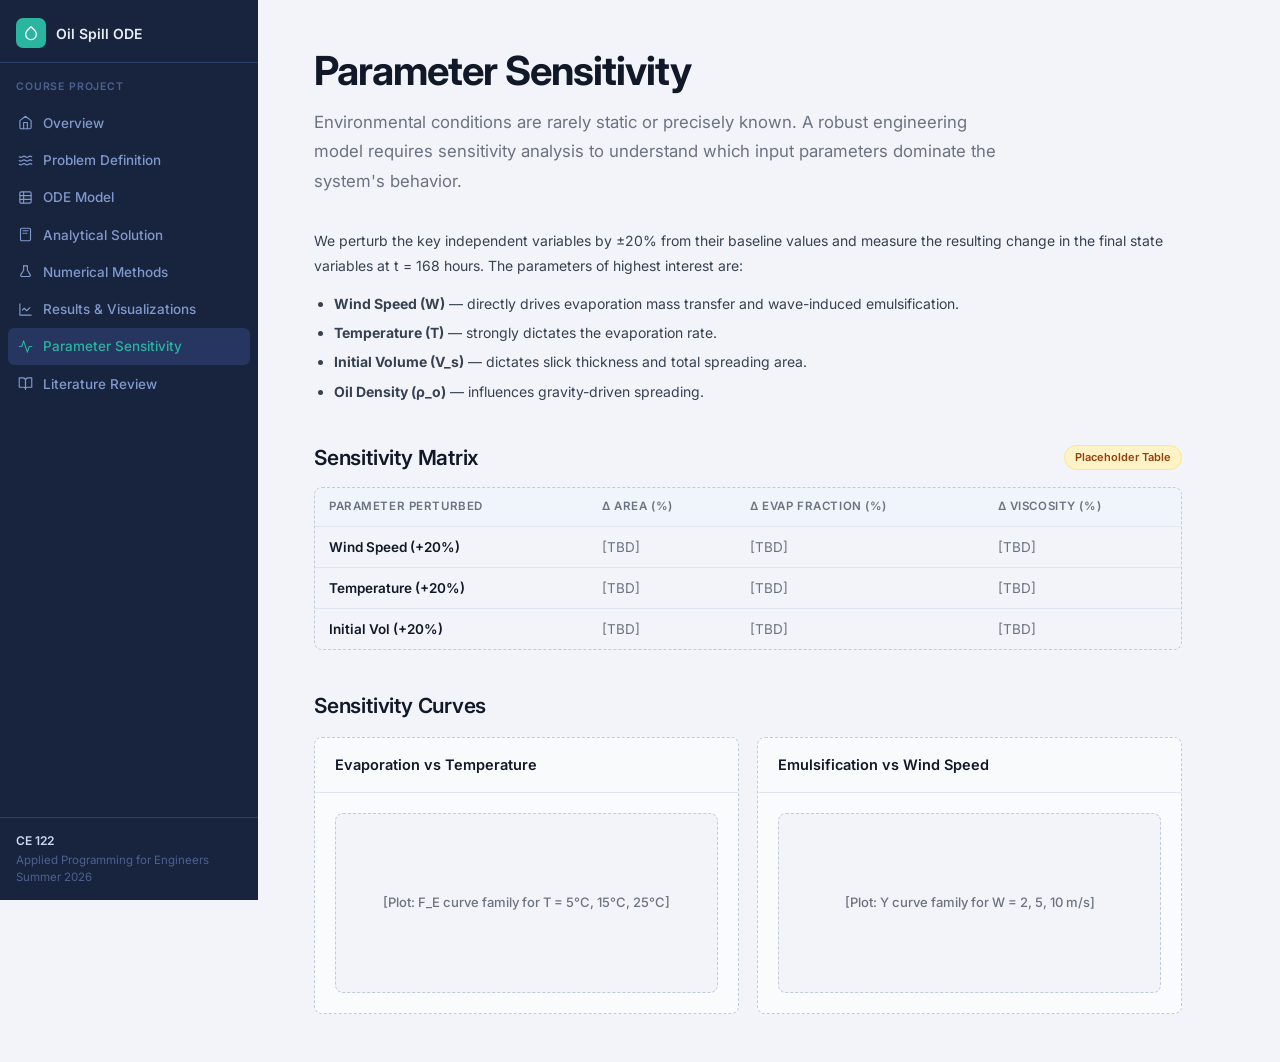
<file: parameter-sensitiity.html>
<!DOCTYPE html>
<html lang="en">
<head>
  <meta charset="UTF-8" />
  <meta name="viewport" content="width=device-width, initial-scale=1.0" />
  <title>Oil Spill ODE — Parameter Sensitivity</title>
  <link rel="stylesheet" href="style.css" />
</head>
<body>

<nav class="sidebar">
  <div class="sidebar-top">
    <div class="sidebar-icon">
      <svg viewBox="0 0 24 24"><path d="M12 2.69l5.66 5.66a8 8 0 1 1-11.31 0z"/></svg>
    </div>
    <span class="sidebar-name">Oil Spill ODE</span>
  </div>
  <div class="nav-section-label">Course Project</div>
  <div class="sidebar-nav">
    <a href="index.html">
      <svg viewBox="0 0 24 24"><path d="M3 9l9-7 9 7v11a2 2 0 0 1-2 2H5a2 2 0 0 1-2-2z"/><polyline points="9 22 9 12 15 12 15 22"/></svg>
      Overview
    </a>
    <a href="problem-definition.html">
      <svg viewBox="0 0 24 24"><path d="M2 6c.6.5 1.2 1 2.5 1C7 7 7 5 9.5 5c2.6 0 2.4 2 5 2 2.5 0 2.5-2 5-2 1.3 0 1.9.5 2.5 1"/><path d="M2 12c.6.5 1.2 1 2.5 1 2.5 0 2.5-2 5-2 2.6 0 2.4 2 5 2 2.5 0 2.5-2 5-2 1.3 0 1.9.5 2.5 1"/><path d="M2 18c.6.5 1.2 1 2.5 1 2.5 0 2.5-2 5-2 2.6 0 2.4 2 5 2 2.5 0 2.5-2 5-2 1.3 0 1.9.5 2.5 1"/></svg>
      Problem Definition
    </a>
    <a href="ode-model.html">
      <svg viewBox="0 0 24 24"><rect x="3" y="3" width="18" height="18" rx="2"/><path d="M3 9h18M3 15h18M9 3v18"/></svg>
      ODE Model
    </a>
    <a href="analytical-solution.html">
      <svg viewBox="0 0 24 24"><rect x="4" y="2" width="16" height="20" rx="2"/><line x1="8" y1="6" x2="16" y2="6"/><line x1="8" y1="10" x2="10" y2="10"/><line x1="12" y1="10" x2="14" y2="10"/></svg>
      Analytical Solution
    </a>
    <a href="numerical-methods.html">
      <svg viewBox="0 0 24 24"><path d="M9 3h6"/><path d="M9 3v7L4.5 17A2 2 0 0 0 6.34 20h11.32a2 2 0 0 0 1.84-3L15 10V3"/></svg>
      Numerical Methods
    </a>
    <a href="results.html">
      <svg viewBox="0 0 24 24"><path d="M3 3v18h18"/><path d="m19 9-5 5-4-4-3 3"/></svg>
      Results &amp; Visualizations
    </a>
    <a href="parameter-sensitivity.html" class="active">
      <svg viewBox="0 0 24 24"><polyline points="22 12 18 12 15 21 9 3 6 12 2 12"/></svg>
      Parameter Sensitivity
    </a>
    <a href="literature-review.html">
      <svg viewBox="0 0 24 24"><path d="M2 3h6a4 4 0 0 1 4 4v14a3 3 0 0 0-3-3H2z"/><path d="M22 3h-6a4 4 0 0 0-4 4v14a3 3 0 0 1 3-3h7z"/></svg>
      Literature Review
    </a>
  </div>
  <div class="sidebar-footer">
    <div class="sidebar-footer-label">CE 122</div>
    <div class="sidebar-footer-sub">Applied Programming for Engineers<br>Summer 2026</div>
  </div>
</nav>

<main class="main">
  <div class="page-header">
    <h1 class="page-title">Parameter Sensitivity</h1>
    <p class="lead">
      Environmental conditions are rarely static or precisely known. A robust engineering model
      requires sensitivity analysis to understand which input parameters dominate the system's behavior.
    </p>
  </div>

  <p style="font-size:14px;color:#374151;line-height:1.8;margin-bottom:10px;">
    We perturb the key independent variables by ±20% from their baseline values and measure the
    resulting change in the final state variables at t = 168 hours. The parameters of highest interest are:
  </p>
  <ul style="font-size:14px;color:#374151;line-height:2.1;padding-left:20px;margin-bottom:36px;">
    <li><strong>Wind Speed (W)</strong> — directly drives evaporation mass transfer and wave-induced emulsification.</li>
    <li><strong>Temperature (T)</strong> — strongly dictates the evaporation rate.</li>
    <li><strong>Initial Volume (V_s)</strong> — dictates slick thickness and total spreading area.</li>
    <li><strong>Oil Density (ρ_o)</strong> — influences gravity-driven spreading.</li>
  </ul>

  <div style="display:flex;align-items:center;justify-content:space-between;margin-bottom:14px;">
    <h2 class="section-title" style="margin:0;">Sensitivity Matrix</h2>
    <span class="badge">Placeholder Table</span>
  </div>

  <div class="table-wrap" style="margin-bottom:40px;">
    <table>
      <thead>
        <tr>
          <th>Parameter Perturbed</th>
          <th>Δ Area (%)</th>
          <th>Δ Evap Fraction (%)</th>
          <th>Δ Viscosity (%)</th>
        </tr>
      </thead>
      <tbody>
        <tr><td class="strong">Wind Speed (+20%)</td><td>[TBD]</td><td>[TBD]</td><td>[TBD]</td></tr>
        <tr><td class="strong">Temperature (+20%)</td><td>[TBD]</td><td>[TBD]</td><td>[TBD]</td></tr>
        <tr><td class="strong">Initial Vol (+20%)</td><td>[TBD]</td><td>[TBD]</td><td>[TBD]</td></tr>
      </tbody>
    </table>
  </div>

  <h2 class="section-title">Sensitivity Curves</h2>
  <div class="grid-2">

    <div class="card dashed">
      <div class="card-header">
        <div class="card-title">Evaporation vs Temperature</div>
      </div>
      <div class="card-body">
        <div class="placeholder-box" style="min-height:180px;">
          [Plot: F_E curve family for T = 5°C, 15°C, 25°C]
        </div>
      </div>
    </div>

    <div class="card dashed">
      <div class="card-header">
        <div class="card-title">Emulsification vs Wind Speed</div>
      </div>
      <div class="card-body">
        <div class="placeholder-box" style="min-height:180px;">
          [Plot: Y curve family for W = 2, 5, 10 m/s]
        </div>
      </div>
    </div>

  </div>
</main>

</body>
</html>
</file>
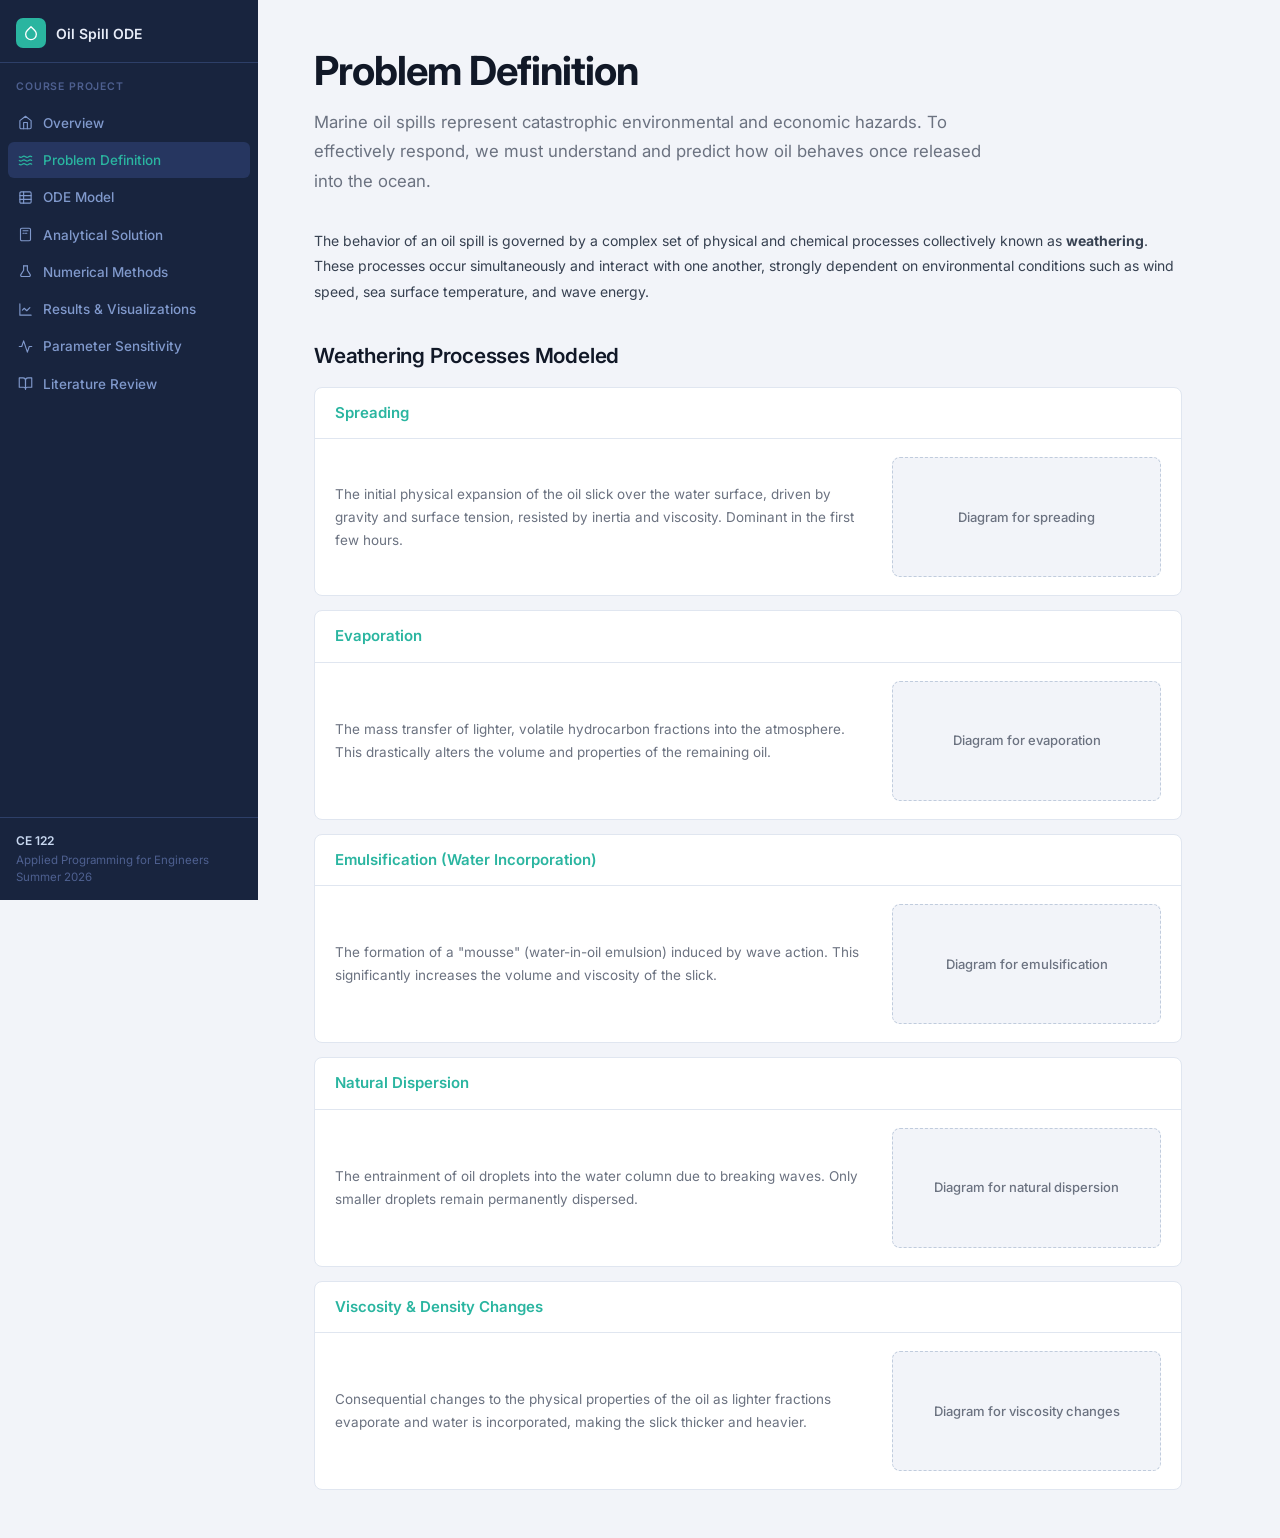
<file: problem-definition.html>
<!DOCTYPE html>
<html lang="en">
<head>
  <meta charset="UTF-8" />
  <meta name="viewport" content="width=device-width, initial-scale=1.0" />
  <title>Oil Spill ODE — Problem Definition</title>
  <link rel="stylesheet" href="style.css" />
</head>
<body>

<nav class="sidebar">
  <div class="sidebar-top">
    <div class="sidebar-icon">
      <svg viewBox="0 0 24 24"><path d="M12 2.69l5.66 5.66a8 8 0 1 1-11.31 0z"/></svg>
    </div>
    <span class="sidebar-name">Oil Spill ODE</span>
  </div>
  <div class="nav-section-label">Course Project</div>
  <div class="sidebar-nav">
    <a href="index.html">
      <svg viewBox="0 0 24 24"><path d="M3 9l9-7 9 7v11a2 2 0 0 1-2 2H5a2 2 0 0 1-2-2z"/><polyline points="9 22 9 12 15 12 15 22"/></svg>
      Overview
    </a>
    <a href="problem-definition.html" class="active">
      <svg viewBox="0 0 24 24"><path d="M2 6c.6.5 1.2 1 2.5 1C7 7 7 5 9.5 5c2.6 0 2.4 2 5 2 2.5 0 2.5-2 5-2 1.3 0 1.9.5 2.5 1"/><path d="M2 12c.6.5 1.2 1 2.5 1 2.5 0 2.5-2 5-2 2.6 0 2.4 2 5 2 2.5 0 2.5-2 5-2 1.3 0 1.9.5 2.5 1"/><path d="M2 18c.6.5 1.2 1 2.5 1 2.5 0 2.5-2 5-2 2.6 0 2.4 2 5 2 2.5 0 2.5-2 5-2 1.3 0 1.9.5 2.5 1"/></svg>
      Problem Definition
    </a>
    <a href="ode-model.html">
      <svg viewBox="0 0 24 24"><rect x="3" y="3" width="18" height="18" rx="2"/><path d="M3 9h18M3 15h18M9 3v18"/></svg>
      ODE Model
    </a>
    <a href="analytical-solution.html">
      <svg viewBox="0 0 24 24"><rect x="4" y="2" width="16" height="20" rx="2"/><line x1="8" y1="6" x2="16" y2="6"/><line x1="8" y1="10" x2="10" y2="10"/><line x1="12" y1="10" x2="14" y2="10"/></svg>
      Analytical Solution
    </a>
    <a href="numerical-methods.html">
      <svg viewBox="0 0 24 24"><path d="M9 3h6"/><path d="M9 3v7L4.5 17A2 2 0 0 0 6.34 20h11.32a2 2 0 0 0 1.84-3L15 10V3"/></svg>
      Numerical Methods
    </a>
    <a href="results.html">
      <svg viewBox="0 0 24 24"><path d="M3 3v18h18"/><path d="m19 9-5 5-4-4-3 3"/></svg>
      Results &amp; Visualizations
    </a>
    <a href="parameter-sensitivity.html">
      <svg viewBox="0 0 24 24"><polyline points="22 12 18 12 15 21 9 3 6 12 2 12"/></svg>
      Parameter Sensitivity
    </a>
    <a href="literature-review.html">
      <svg viewBox="0 0 24 24"><path d="M2 3h6a4 4 0 0 1 4 4v14a3 3 0 0 0-3-3H2z"/><path d="M22 3h-6a4 4 0 0 0-4 4v14a3 3 0 0 1 3-3h7z"/></svg>
      Literature Review
    </a>
  </div>
  <div class="sidebar-footer">
    <div class="sidebar-footer-label">CE 122</div>
    <div class="sidebar-footer-sub">Applied Programming for Engineers<br>Summer 2026</div>
  </div>
</nav>

<main class="main">
  <div class="page-header">
    <h1 class="page-title">Problem Definition</h1>
    <p class="lead">
      Marine oil spills represent catastrophic environmental and economic hazards.
      To effectively respond, we must understand and predict how oil behaves once released into the ocean.
    </p>
  </div>

  <p style="font-size:14px;color:#374151;line-height:1.8;margin-bottom:36px;">
    The behavior of an oil spill is governed by a complex set of physical and chemical processes
    collectively known as <strong>weathering</strong>. These processes occur simultaneously and interact
    with one another, strongly dependent on environmental conditions such as wind speed, sea surface
    temperature, and wave energy.
  </p>

  <h2 class="section-title" style="margin-top:0;">Weathering Processes Modeled</h2>

  <div class="stack">
    <div class="process-card">
      <div class="process-card-header"><div class="process-card-title">Spreading</div></div>
      <div class="process-card-body">
        <p class="process-desc">The initial physical expansion of the oil slick over the water surface, driven by gravity and surface tension, resisted by inertia and viscosity. Dominant in the first few hours.</p>
        <div class="placeholder-box medium">Diagram for spreading</div>
      </div>
    </div>

    <div class="process-card">
      <div class="process-card-header"><div class="process-card-title">Evaporation</div></div>
      <div class="process-card-body">
        <p class="process-desc">The mass transfer of lighter, volatile hydrocarbon fractions into the atmosphere. This drastically alters the volume and properties of the remaining oil.</p>
        <div class="placeholder-box medium">Diagram for evaporation</div>
      </div>
    </div>

    <div class="process-card">
      <div class="process-card-header"><div class="process-card-title">Emulsification (Water Incorporation)</div></div>
      <div class="process-card-body">
        <p class="process-desc">The formation of a "mousse" (water-in-oil emulsion) induced by wave action. This significantly increases the volume and viscosity of the slick.</p>
        <div class="placeholder-box medium">Diagram for emulsification</div>
      </div>
    </div>

    <div class="process-card">
      <div class="process-card-header"><div class="process-card-title">Natural Dispersion</div></div>
      <div class="process-card-body">
        <p class="process-desc">The entrainment of oil droplets into the water column due to breaking waves. Only smaller droplets remain permanently dispersed.</p>
        <div class="placeholder-box medium">Diagram for natural dispersion</div>
      </div>
    </div>

    <div class="process-card">
      <div class="process-card-header"><div class="process-card-title">Viscosity &amp; Density Changes</div></div>
      <div class="process-card-body">
        <p class="process-desc">Consequential changes to the physical properties of the oil as lighter fractions evaporate and water is incorporated, making the slick thicker and heavier.</p>
        <div class="placeholder-box medium">Diagram for viscosity changes</div>
      </div>
    </div>
  </div>
</main>

</body>
</html>
</file>
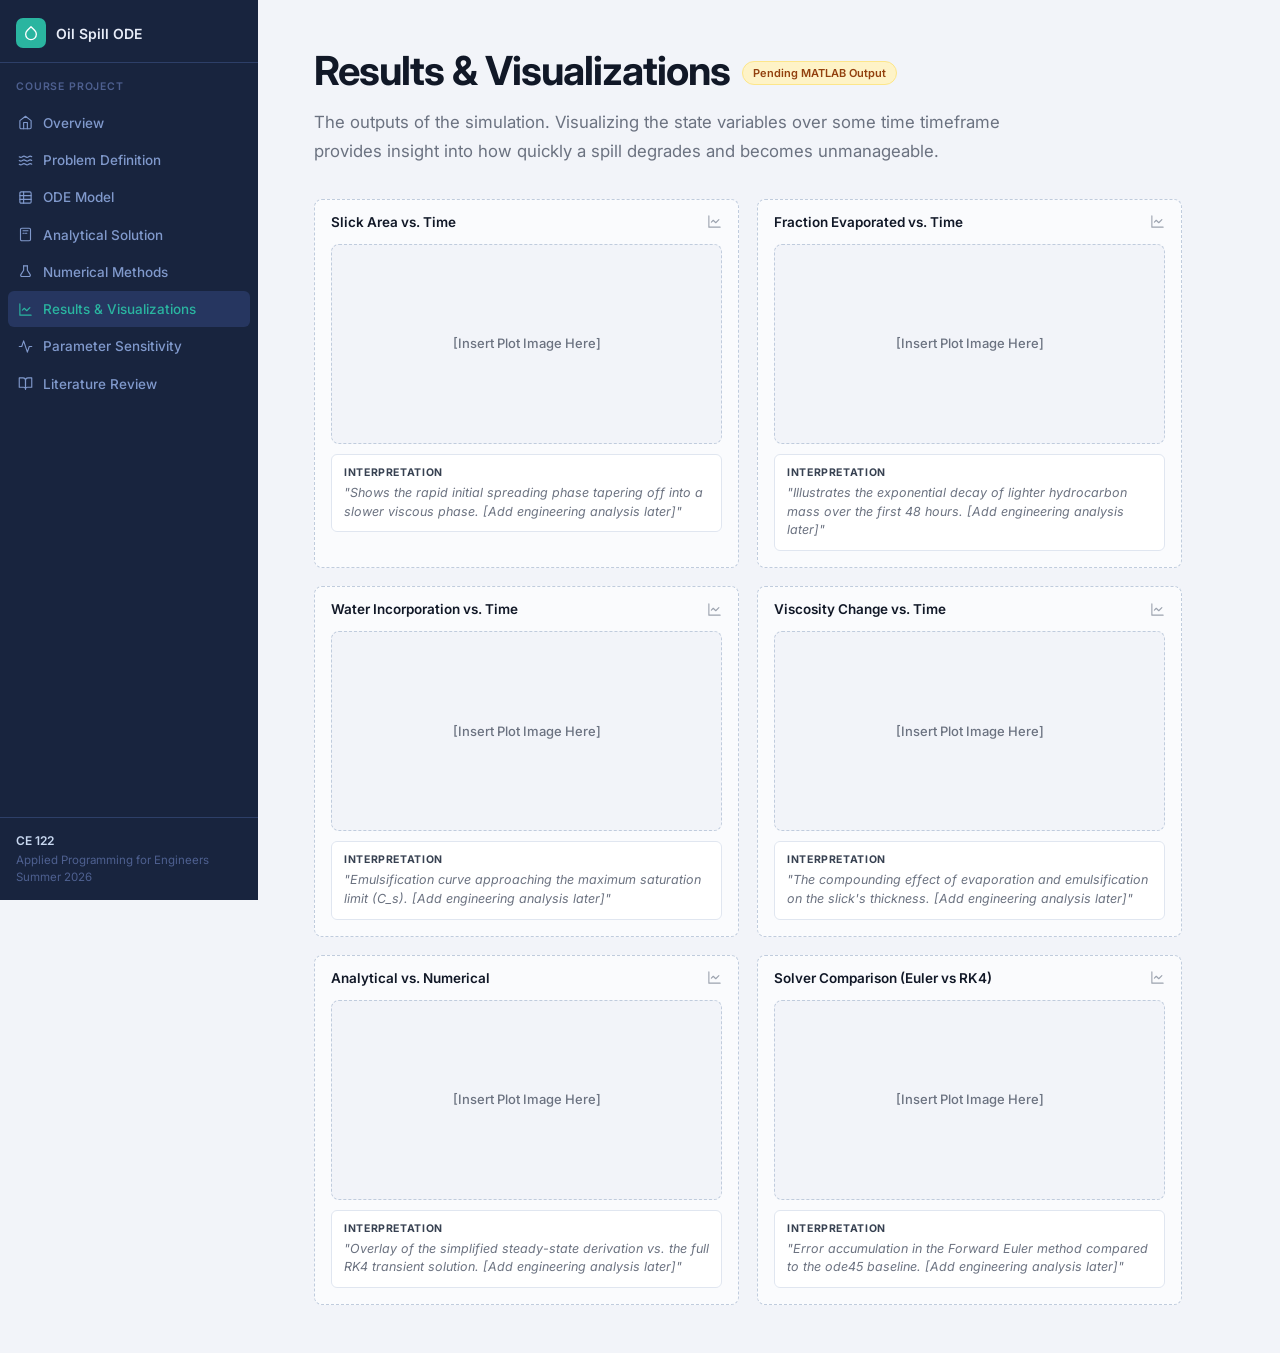
<file: results.html>
<!DOCTYPE html>
<html lang="en">
<head>
  <meta charset="UTF-8" />
  <meta name="viewport" content="width=device-width, initial-scale=1.0" />
  <title>Oil Spill ODE — Results</title>
  <link rel="stylesheet" href="style.css" />
</head>
<body>

<nav class="sidebar">
  <div class="sidebar-top">
    <div class="sidebar-icon">
      <svg viewBox="0 0 24 24"><path d="M12 2.69l5.66 5.66a8 8 0 1 1-11.31 0z"/></svg>
    </div>
    <span class="sidebar-name">Oil Spill ODE</span>
  </div>
  <div class="nav-section-label">Course Project</div>
  <div class="sidebar-nav">
    <a href="index.html">
      <svg viewBox="0 0 24 24"><path d="M3 9l9-7 9 7v11a2 2 0 0 1-2 2H5a2 2 0 0 1-2-2z"/><polyline points="9 22 9 12 15 12 15 22"/></svg>
      Overview
    </a>
    <a href="problem-definition.html">
      <svg viewBox="0 0 24 24"><path d="M2 6c.6.5 1.2 1 2.5 1C7 7 7 5 9.5 5c2.6 0 2.4 2 5 2 2.5 0 2.5-2 5-2 1.3 0 1.9.5 2.5 1"/><path d="M2 12c.6.5 1.2 1 2.5 1 2.5 0 2.5-2 5-2 2.6 0 2.4 2 5 2 2.5 0 2.5-2 5-2 1.3 0 1.9.5 2.5 1"/><path d="M2 18c.6.5 1.2 1 2.5 1 2.5 0 2.5-2 5-2 2.6 0 2.4 2 5 2 2.5 0 2.5-2 5-2 1.3 0 1.9.5 2.5 1"/></svg>
      Problem Definition
    </a>
    <a href="ode-model.html">
      <svg viewBox="0 0 24 24"><rect x="3" y="3" width="18" height="18" rx="2"/><path d="M3 9h18M3 15h18M9 3v18"/></svg>
      ODE Model
    </a>
    <a href="analytical-solution.html">
      <svg viewBox="0 0 24 24"><rect x="4" y="2" width="16" height="20" rx="2"/><line x1="8" y1="6" x2="16" y2="6"/><line x1="8" y1="10" x2="10" y2="10"/><line x1="12" y1="10" x2="14" y2="10"/></svg>
      Analytical Solution
    </a>
    <a href="numerical-methods.html">
      <svg viewBox="0 0 24 24"><path d="M9 3h6"/><path d="M9 3v7L4.5 17A2 2 0 0 0 6.34 20h11.32a2 2 0 0 0 1.84-3L15 10V3"/></svg>
      Numerical Methods
    </a>
    <a href="results.html" class="active">
      <svg viewBox="0 0 24 24"><path d="M3 3v18h18"/><path d="m19 9-5 5-4-4-3 3"/></svg>
      Results &amp; Visualizations
    </a>
    <a href="parameter-sensitivity.html">
      <svg viewBox="0 0 24 24"><polyline points="22 12 18 12 15 21 9 3 6 12 2 12"/></svg>
      Parameter Sensitivity
    </a>
    <a href="literature-review.html">
      <svg viewBox="0 0 24 24"><path d="M2 3h6a4 4 0 0 1 4 4v14a3 3 0 0 0-3-3H2z"/><path d="M22 3h-6a4 4 0 0 0-4 4v14a3 3 0 0 1 3-3h7z"/></svg>
      Literature Review
    </a>
  </div>
  <div class="sidebar-footer">
    <div class="sidebar-footer-label">CE 122</div>
    <div class="sidebar-footer-sub">Applied Programming for Engineers<br>Summer 2026</div>
  </div>
</nav>

<main class="main">
  <div class="page-header">
    <div style="display:flex;align-items:center;gap:12px;flex-wrap:wrap;margin-bottom:14px;">
      <h1 class="page-title" style="margin-bottom:0;">Results &amp; Visualizations</h1>
      <span class="badge" style="margin-top:4px;">Pending MATLAB Output</span>
    </div>
    <p class="lead">
      The outputs of the simulation. Visualizing the state variables over some time
      timeframe provides insight into how quickly a spill degrades and becomes unmanageable.
    </p>
  </div>

  <div class="grid-2">

    <div class="result-card">
      <div class="result-card-header">
        <div class="result-card-title">Slick Area vs. Time</div>
        <svg viewBox="0 0 24 24" style="width:15px;height:15px;stroke:#9ca3af;fill:none;stroke-width:1.8;stroke-linecap:round;stroke-linejoin:round;"><path d="M3 3v18h18"/><path d="m19 9-5 5-4-4-3 3"/></svg>
      </div>
      <div class="result-card-body">
        <div class="placeholder-box tall">[Insert Plot Image Here]</div>
        <div class="result-interp">
          <strong>Interpretation</strong>
          <em>"Shows the rapid initial spreading phase tapering off into a slower viscous phase. [Add engineering analysis later]"</em>
        </div>
      </div>
    </div>

    <div class="result-card">
      <div class="result-card-header">
        <div class="result-card-title">Fraction Evaporated vs. Time</div>
        <svg viewBox="0 0 24 24" style="width:15px;height:15px;stroke:#9ca3af;fill:none;stroke-width:1.8;stroke-linecap:round;stroke-linejoin:round;"><path d="M3 3v18h18"/><path d="m19 9-5 5-4-4-3 3"/></svg>
      </div>
      <div class="result-card-body">
        <div class="placeholder-box tall">[Insert Plot Image Here]</div>
        <div class="result-interp">
          <strong>Interpretation</strong>
          <em>"Illustrates the exponential decay of lighter hydrocarbon mass over the first 48 hours. [Add engineering analysis later]"</em>
        </div>
      </div>
    </div>

    <div class="result-card">
      <div class="result-card-header">
        <div class="result-card-title">Water Incorporation vs. Time</div>
        <svg viewBox="0 0 24 24" style="width:15px;height:15px;stroke:#9ca3af;fill:none;stroke-width:1.8;stroke-linecap:round;stroke-linejoin:round;"><path d="M3 3v18h18"/><path d="m19 9-5 5-4-4-3 3"/></svg>
      </div>
      <div class="result-card-body">
        <div class="placeholder-box tall">[Insert Plot Image Here]</div>
        <div class="result-interp">
          <strong>Interpretation</strong>
          <em>"Emulsification curve approaching the maximum saturation limit (C_s). [Add engineering analysis later]"</em>
        </div>
      </div>
    </div>

    <div class="result-card">
      <div class="result-card-header">
        <div class="result-card-title">Viscosity Change vs. Time</div>
        <svg viewBox="0 0 24 24" style="width:15px;height:15px;stroke:#9ca3af;fill:none;stroke-width:1.8;stroke-linecap:round;stroke-linejoin:round;"><path d="M3 3v18h18"/><path d="m19 9-5 5-4-4-3 3"/></svg>
      </div>
      <div class="result-card-body">
        <div class="placeholder-box tall">[Insert Plot Image Here]</div>
        <div class="result-interp">
          <strong>Interpretation</strong>
          <em>"The compounding effect of evaporation and emulsification on the slick's thickness. [Add engineering analysis later]"</em>
        </div>
      </div>
    </div>

    <div class="result-card">
      <div class="result-card-header">
        <div class="result-card-title">Analytical vs. Numerical</div>
        <svg viewBox="0 0 24 24" style="width:15px;height:15px;stroke:#9ca3af;fill:none;stroke-width:1.8;stroke-linecap:round;stroke-linejoin:round;"><path d="M3 3v18h18"/><path d="m19 9-5 5-4-4-3 3"/></svg>
      </div>
      <div class="result-card-body">
        <div class="placeholder-box tall">[Insert Plot Image Here]</div>
        <div class="result-interp">
          <strong>Interpretation</strong>
          <em>"Overlay of the simplified steady-state derivation vs. the full RK4 transient solution. [Add engineering analysis later]"</em>
        </div>
      </div>
    </div>

    <div class="result-card">
      <div class="result-card-header">
        <div class="result-card-title">Solver Comparison (Euler vs RK4)</div>
        <svg viewBox="0 0 24 24" style="width:15px;height:15px;stroke:#9ca3af;fill:none;stroke-width:1.8;stroke-linecap:round;stroke-linejoin:round;"><path d="M3 3v18h18"/><path d="m19 9-5 5-4-4-3 3"/></svg>
      </div>
      <div class="result-card-body">
        <div class="placeholder-box tall">[Insert Plot Image Here]</div>
        <div class="result-interp">
          <strong>Interpretation</strong>
          <em>"Error accumulation in the Forward Euler method compared to the ode45 baseline. [Add engineering analysis later]"</em>
        </div>
      </div>
    </div>

  </div>
</main>

</body>
</html>
</file>
<file: style.css>
@import url('https://fonts.googleapis.com/css2?family=Inter:wght@300;400;500;600;700&family=JetBrains+Mono:wght@400;500&display=swap');

*, *::before, *::after { box-sizing: border-box; margin: 0; padding: 0; }

:root {
  --navy:        #18243e;
  --navy-mid:    #1f2f50;
  --navy-light:  #263660;
  --navy-border: #2d3f68;
  --teal:        #2ab5a0;
  --teal-bg:     #e6f5f3;
  --teal-text:   #1a7a6a;
  --bg:          #f2f4f9;
  --surface:     #ffffff;
  --border:      #e0e6f0;
  --text:        #111827;
  --muted:       #6b7280;
  --sidebar-w:   258px;
  --mono:        'JetBrains Mono', monospace;
  --sans:        'Inter', sans-serif;
  --radius:      8px;
}

body {
  font-family: var(--sans);
  background: var(--bg);
  color: var(--text);
  display: flex;
  min-height: 100vh;
  font-size: 14px;
  line-height: 1.5;
}

/* ─── SIDEBAR ─── */
.sidebar {
  width: var(--sidebar-w);
  min-height: 100vh;
  background: var(--navy);
  display: flex;
  flex-direction: column;
  flex-shrink: 0;
  position: fixed;
  top: 0; left: 0; bottom: 0;
  overflow-y: auto;
}

.sidebar-top {
  padding: 18px 16px 14px;
  display: flex;
  align-items: center;
  gap: 10px;
  border-bottom: 1px solid var(--navy-border);
}

.sidebar-icon {
  width: 30px; height: 30px;
  background: var(--teal);
  border-radius: 7px;
  display: flex; align-items: center; justify-content: center;
  flex-shrink: 0;
}

.sidebar-icon svg { width: 16px; height: 16px; stroke: #fff; fill: none; stroke-width: 2; stroke-linecap: round; stroke-linejoin: round; }

.sidebar-name {
  font-size: 14px;
  font-weight: 600;
  color: #e8edf8;
}

/* nav section */
.nav-section-label {
  font-size: 10.5px;
  font-weight: 600;
  letter-spacing: 0.08em;
  text-transform: uppercase;
  color: #4e6090;
  padding: 16px 16px 6px;
}

.sidebar-nav { padding: 4px 8px; flex: 1; }

.sidebar-nav a {
  display: flex;
  align-items: center;
  gap: 10px;
  padding: 8px 10px;
  border-radius: 6px;
  color: #8099cc;
  text-decoration: none;
  font-size: 13.5px;
  font-weight: 500;
  margin-bottom: 1px;
  transition: background 0.12s, color 0.12s;
  position: relative;
}

.sidebar-nav a svg {
  width: 15px; height: 15px;
  stroke: currentColor;
  fill: none;
  stroke-width: 1.8;
  stroke-linecap: round;
  stroke-linejoin: round;
  flex-shrink: 0;
}

.sidebar-nav a:hover {
  background: var(--navy-mid);
  color: #c8d8f0;
}

.sidebar-nav a.active {
  background: var(--navy-light);
  color: var(--teal);
}

/* sidebar footer */
.sidebar-footer {
  padding: 14px 16px;
  border-top: 1px solid var(--navy-border);
  margin-top: auto;
}

.sidebar-footer-label {
  font-size: 12px;
  font-weight: 600;
  color: #c8d8f0;
  margin-bottom: 2px;
}

.sidebar-footer-sub {
  font-size: 11.5px;
  color: #4e6090;
  line-height: 1.5;
}

/* ─── MAIN ─── */
.main {
  margin-left: var(--sidebar-w);
  flex: 1;
  padding: 48px 56px;
  max-width: 980px;
}

/* ─── PAGE HEADER ─── */
.page-badge {
  display: inline-flex;
  align-items: center;
  gap: 7px;
  background: #fff;
  color: #374151;
  border: 1px solid var(--border);
  border-radius: 999px;
  padding: 5px 14px;
  font-size: 12.5px;
  font-weight: 500;
  margin-bottom: 18px;
}

.page-badge-dot {
  width: 7px; height: 7px;
  background: var(--teal);
  border-radius: 50%;
  flex-shrink: 0;
}

h1.page-title {
  font-size: 2.5rem;
  font-weight: 700;
  letter-spacing: -0.025em;
  line-height: 1.15;
  color: var(--text);
  margin-bottom: 14px;
}

p.lead {
  font-size: 1.05rem;
  color: var(--muted);
  line-height: 1.75;
  max-width: 700px;
}

.page-header { margin-bottom: 32px; }

/* ─── META ROW ─── */
.meta-row {
  display: grid;
  grid-template-columns: repeat(3, 1fr);
  gap: 32px;
  border-top: 1px solid var(--border);
  padding-top: 24px;
  margin-bottom: 40px;
}

.meta-label {
  font-size: 10.5px;
  font-weight: 600;
  text-transform: uppercase;
  letter-spacing: 0.08em;
  color: var(--muted);
  margin-bottom: 8px;
}

.meta-value {
  font-size: 14px;
  font-weight: 500;
  color: var(--text);
  line-height: 1.6;
}

/* ─── SECTION HEADING ─── */
h2.section-title {
  font-size: 1.3rem;
  font-weight: 600;
  letter-spacing: -0.01em;
  color: var(--text);
  margin-bottom: 16px;
  margin-top: 36px;
}

/* ─── NAV CARDS (home) ─── */
.nav-cards { display: grid; grid-template-columns: repeat(3, 1fr); gap: 16px; }

.nav-card {
  background: var(--surface);
  border: 1px solid var(--border);
  border-radius: var(--radius);
  padding: 20px;
  text-decoration: none;
  color: var(--text);
  display: block;
  transition: border-color 0.15s, box-shadow 0.15s;
}

.nav-card:hover {
  border-color: rgba(42,181,160,0.5);
  box-shadow: 0 2px 10px rgba(42,181,160,0.12);
}

.nav-card-icon {
  width: 36px; height: 36px;
  background: var(--teal-bg);
  border-radius: 7px;
  display: flex; align-items: center; justify-content: center;
  margin-bottom: 12px;
}

.nav-card-icon svg {
  width: 17px; height: 17px;
  stroke: var(--teal);
  fill: none;
  stroke-width: 1.8;
  stroke-linecap: round;
  stroke-linejoin: round;
}

.nav-card-title {
  font-size: 14px;
  font-weight: 600;
  color: var(--text);
  margin-bottom: 5px;
}

.nav-card-desc {
  font-size: 12.5px;
  color: var(--teal-text);
}

/* ─── CARDS ─── */
.card {
  background: var(--surface);
  border: 1px solid var(--border);
  border-radius: var(--radius);
  overflow: hidden;
}

.card.dashed {
  border-style: dashed;
  border-color: #c0ccdd;
  background: #fafbfd;
}

.card-header {
  padding: 16px 20px;
  background: #f8fafc;
  border-bottom: 1px solid var(--border);
}

.card-title {
  font-size: 14.5px;
  font-weight: 600;
  color: var(--text);
}

.card-desc {
  font-size: 13px;
  color: var(--muted);
  margin-top: 3px;
  line-height: 1.5;
}

.card-body { padding: 20px; }

/* ─── GRID ─── */
.grid-2 { display: grid; grid-template-columns: 1fr 1fr; gap: 18px; }
.stack   { display: flex; flex-direction: column; gap: 14px; }
.span-2  { grid-column: span 2; }

/* ─── CODE ─── */
.code-block {
  background: #0f172a;
  color: #7dd3fc;
  font-family: var(--mono);
  font-size: 12px;
  line-height: 1.7;
  padding: 14px 16px;
  border-radius: var(--radius);
  overflow-x: auto;
  white-space: pre;
}
.code-block.green { color: #4ade80; }

/* ─── LEGEND ─── */
.legend { list-style: none; }
.legend li {
  display: flex;
  gap: 8px;
  font-size: 13px;
  color: var(--muted);
  padding: 5px 0;
  border-bottom: 1px solid #f0f3f8;
}
.legend li:last-child { border-bottom: none; }
.legend .var {
  font-family: var(--mono);
  font-weight: 600;
  color: var(--teal);
  min-width: 48px;
  flex-shrink: 0;
}

/* ─── INFO BOX ─── */
.info-box {
  background: var(--teal-bg);
  border: 1px solid #b0ddd7;
  border-radius: var(--radius);
  padding: 12px 16px;
  font-size: 13px;
  color: #1a5a50;
  margin-bottom: 24px;
  line-height: 1.65;
}

/* ─── BADGE ─── */
.badge {
  display: inline-block;
  padding: 3px 10px;
  border-radius: 999px;
  font-size: 11px;
  font-weight: 600;
  background: #fef3c7;
  color: #92400e;
  border: 1px solid #fde68a;
  white-space: nowrap;
}

/* ─── PLACEHOLDER ─── */
.placeholder-box {
  background: var(--bg);
  border: 1.5px dashed #c0ccdd;
  border-radius: var(--radius);
  display: flex;
  align-items: center;
  justify-content: center;
  color: var(--muted);
  font-size: 13px;
  font-weight: 500;
  text-align: center;
  padding: 16px;
}
.placeholder-box.tall   { min-height: 200px; }
.placeholder-box.medium { min-height: 120px; }
.placeholder-box.short  { min-height: 80px; }

/* ─── TABLE ─── */
.table-wrap { border: 1.5px dashed #c0ccdd; border-radius: var(--radius); overflow: hidden; }

table { width: 100%; border-collapse: collapse; font-size: 13.5px; }

thead tr { background: #f0f4fb; }

th {
  text-align: left;
  padding: 10px 14px;
  font-size: 11.5px;
  font-weight: 600;
  text-transform: uppercase;
  letter-spacing: 0.05em;
  color: var(--muted);
  border-bottom: 1px solid var(--border);
}

td { padding: 10px 14px; border-bottom: 1px solid var(--border); color: var(--muted); }
td.strong { font-weight: 600; color: var(--text); }
tr:last-child td { border-bottom: none; }

/* ─── PROCESS CARD ─── */
.process-card {
  background: var(--surface);
  border: 1px solid var(--border);
  border-radius: var(--radius);
  overflow: hidden;
}
.process-card-header { padding: 14px 20px; border-bottom: 1px solid var(--border); }
.process-card-title  { font-size: 15px; font-weight: 600; color: var(--teal); }
.process-card-body   { display: grid; grid-template-columns: 2fr 1fr; gap: 20px; padding: 18px 20px; align-items: center; }
.process-desc        { font-size: 13.5px; color: var(--muted); line-height: 1.7; }

/* ─── REF CARD ─── */
.ref-card {
  background: var(--surface);
  border: 1px solid var(--border);
  border-radius: var(--radius);
  padding: 20px 24px;
  transition: border-color 0.15s;
}
.ref-card:hover { border-color: rgba(42,181,160,0.4); }
.ref-authors  { font-size: 12px; font-weight: 600; color: var(--teal); margin-bottom: 4px; }
.ref-title    { font-size: 15px; font-weight: 600; color: var(--text); margin-bottom: 4px; }
.ref-journal  { font-size: 13px; color: var(--muted); font-style: italic; margin-bottom: 12px; }
.ref-note     { font-size: 13px; color: var(--muted); padding-top: 12px; border-top: 1px solid var(--border); }
.ref-note strong { font-weight: 600; color: #4b5563; margin-right: 6px; }

/* ─── RESULTS CARD ─── */
.result-card { background: var(--surface); border: 1.5px dashed #c0ccdd; border-radius: var(--radius); overflow: hidden; display: flex; flex-direction: column; background: #fafbfd; }
.result-card-header { padding: 12px 16px; display: flex; justify-content: space-between; align-items: center; }
.result-card-title  { font-size: 13.5px; font-weight: 600; color: var(--text); }
.result-card-body   { padding: 0 16px 16px; flex: 1; display: flex; flex-direction: column; gap: 10px; }
.result-interp {
  background: var(--surface);
  border: 1px solid var(--border);
  border-radius: 6px;
  padding: 10px 12px;
  font-size: 12.5px;
  color: var(--muted);
}
.result-interp strong { font-size: 10.5px; text-transform: uppercase; letter-spacing: 0.06em; color: #374151; display: block; margin-bottom: 3px; }

/* ─── RESPONSIVE ─── */
@media (max-width: 768px) {
  .sidebar { position: static; width: 100%; min-height: auto; }
  body { flex-direction: column; }
  .main { margin-left: 0; padding: 24px 18px; }
  .grid-2, .nav-cards { grid-template-columns: 1fr; }
  .meta-row { grid-template-columns: 1fr; gap: 16px; }
  .process-card-body { grid-template-columns: 1fr; }
  .span-2 { grid-column: span 1; }
}
</file>
